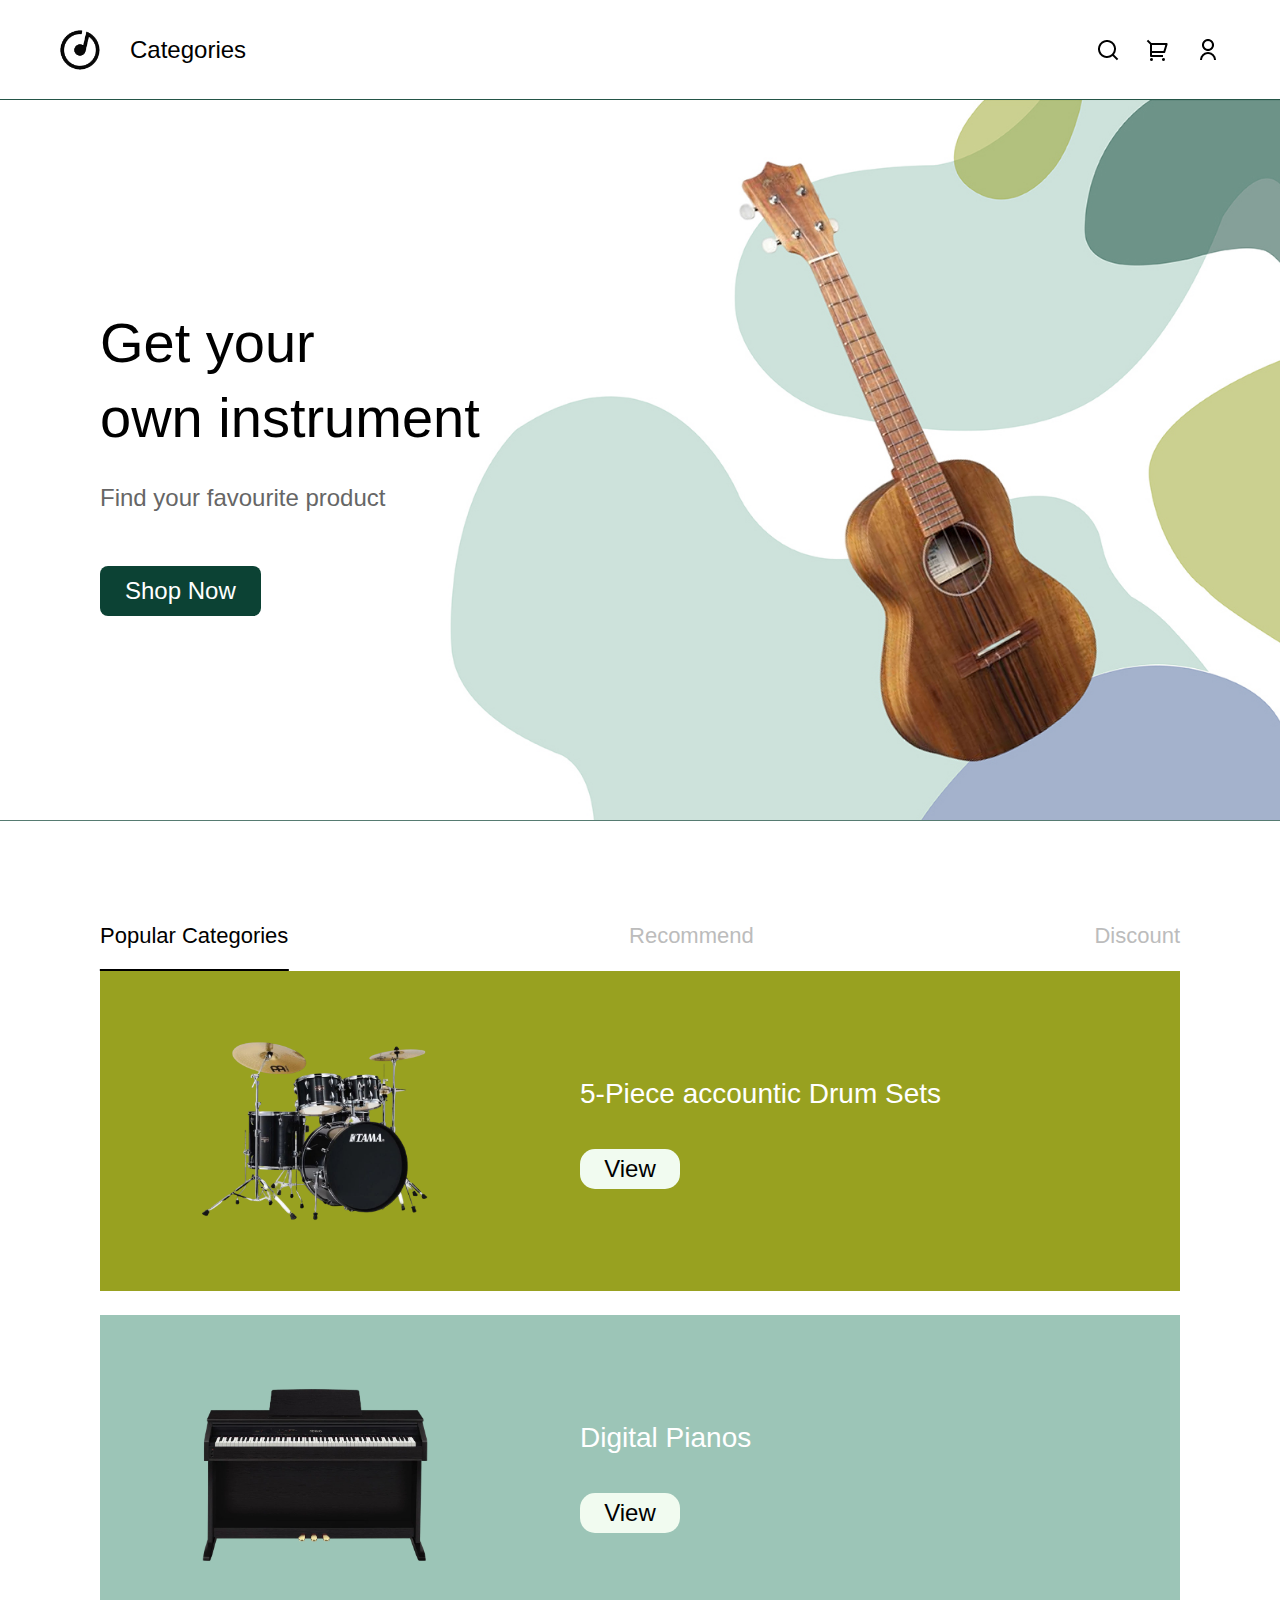
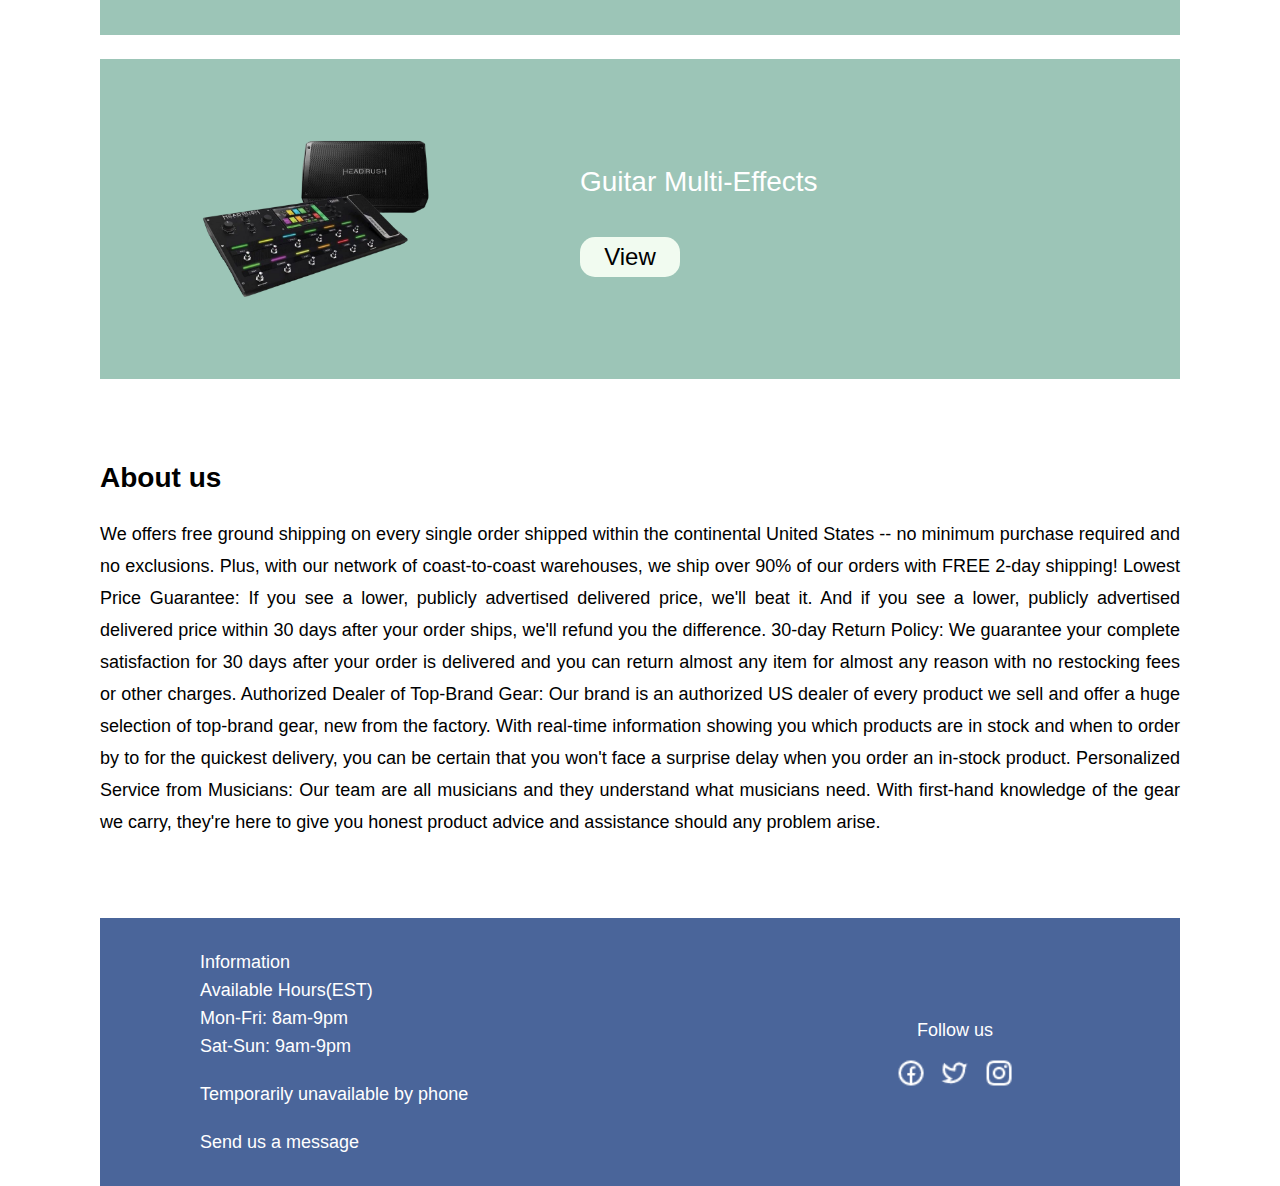
<file: index.html>
<!DOCTYPE html>
<html lang="en">
<head>
    <meta charset="UTF-8">
    <meta name="viewport" content="width=device-width, initial-scale=1.0, user-scalable=no, maximun-scale=1.0, minimun-scale=1.0">
    <meta http-equiv="X-UA-Compatible" content="ie=edge">
    <link rel="stylesheet" href="./CSS/style.css">
    <link rel="stylesheet" href="./CSS/index.css">
    <title>Assignment 3 - Taoen Guan</title>
</head>

<body>

    <header class="header Hs flexC fl-bet">
        <div class="logo flexC">
            <img src="image/logo.png">
            <p>Categories</p>
        </div>

        <div class="buttons-top-right flexC">
            <a href="listing.html" class="btra"><img src="image/search.png"></a>
            <a href="cart.html" class="btra"><img src="image/shopping-cart.png"></a>
            <a href="login.html" class="btra"><img src="image/account.png"></a>
        </div>
    </header>

    <!-- banner start -->

    <article class="banner-top">
        <section class="banner" style="background-image:url('image/banner.jpg')">
            <div class="bannerAll wd Hs flexC">
                <div class="ban1">Get your<br>own instrument</div>
                <div class="ban2">Find your favourite product</div>
                <a href="" class="banButton">Shop Now</a>
            </div>
        </section>
    </article>

    <!-- banner end -->

    <article class="home-middle wd Hs">
        <div class="tab flexC fl-bet">
            <a class="tabset tabset1 on">Popular Categories</a>
            <a class="tabset tabset2">Recommend</a>
            <a class="tabset tabset3">Discount</a>
        </div>

        <section class="show-pieces">

            <!-- show piece 1 -->

            <div class="showpiece-all showpiece1-all Hs flexC fl-bet">
                <div class="showpieceImage">
                    <img src="image/showpiece1.png">
                </div>
                <div class="showpieceTextBut Hs">
                    <p>5-Piece accountic Drum Sets</p>
                    <a href="listing.html" class="showpieceButton">View</a>                
                </div>           
            </div>

            <!-- show piece 2 -->

            <div class="showpiece-all showpiece2-all Hs flexC fl-bet">
                <div class="showpieceImage">
                    <img src="image/showpiece2.png">
                </div>
                <div class="showpieceTextBut Hs">
                    <p>Digital Pianos</p>
                    <a href="listing.html" class="showpieceButton">View</a>
                </div>           
            </div>

            <!-- show piece 3 -->

            <div class="showpiece-all showpiece3-all Hs flexC fl-bet">
                <div class="showpieceImage">
                    <img src="image/showpiece3.png">
                </div>
                <div class="showpieceTextBut Hs">
                    <p>Guitar Multi-Effects</p>
                    <a href="listing.html" class="showpieceButton">View</a>
                </div>            
            </div>
        </section>

        <!------------------------------------  ------------------------------------>

        <section class="show-pieces" style="display: none;">

            <!-- show piece 1 -->

            <div class="showpiece-all Hs flexC fl-bet">
                <div class="showpieceImage"><img src="image/showpiece1.png"></div>
                <div class="showpieceTextBut Hs">
                    <p>5-Piece accountic Drum Sets</p>
                    <a href="listing.html" class="showpieceButton">View</a>                
                </div>           
            </div>

            <!-- show piece 2 -->

            <div class="showpiece-all Hs flexC fl-bet">
                <div class="showpieceImage"><img src="image/showpiece2.png"></div>
                <div class="showpieceTextBut Hs">
                    <p>Digital Pianos</p>
                    <a href="listing.html" class="showpieceButton">View</a>
                </div>           
            </div>

            <!-- show piece 3 -->

            <div class="showpiece-all Hs flexC fl-bet">
                <div class="showpieceImage"><img src="image/showpiece3.png"></div>
                <div class="showpieceTextBut Hs">
                    <p>Guitar Multi-Effects</p>
                    <a href="listing.html" class="showpieceButton">View</a>
                </div>            
            </div>
        </section>

        <!------------------------------------  ------------------------------------>

        <section class="show-pieces" style="display: none;">

            <!-- show piece 1 -->

            <div class="showpiece-all Hs flexC fl-bet">
                <div class="showpieceImage"><img src="image/showpiece1.png"></div>
                <div class="showpieceTextBut Hs">
                    <p>5-Piece accountic Drum Sets</p>
                    <a href="listing.html" class="showpieceButton">View</a>                
                </div>           
            </div>

            <!-- show piece 2 -->

            <div class="showpiece-all Hs flexC fl-bet">
                <div class="showpieceImage"><img src="image/showpiece2.png"></div>
                <div class="showpieceTextBut Hs">
                    <p>Digital Pianos</p>
                    <a href="listing.html" class="showpieceButton">View</a>
                </div>           
            </div>

            <!-- show piece 3 -->

            <div class="showpiece-all Hs flexC fl-bet">
                <div class="showpieceImage"><img src="image/showpiece3.png"></div>
                <div class="showpieceTextBut Hs">
                    <p>Guitar Multi-Effects</p>
                    <a href="listing.html" class="showpieceButton">View</a>
                </div>            
            </div>
        </section>

        <!------------------------------------  ------------------------------------>

        <div class="Aboutus">
            <div class="AboutusTitle">About us</div>
            <div class="AboutusPara">We offers free ground shipping on every single order shipped within the continental United States -- no minimum purchase required and no exclusions. Plus, with our network of coast-to-coast warehouses, we ship over 90% of our orders with FREE 2-day shipping! Lowest Price Guarantee: If you see a lower, publicly advertised delivered price, we'll beat it. And if you see a lower, publicly advertised delivered price within 30 days after your order ships, we'll refund you the difference. 30-day Return Policy: We guarantee your complete satisfaction for 30 days after your order is delivered and you can return almost any item for almost any reason with no restocking fees or other charges. Authorized Dealer of Top-Brand Gear: Our brand is an authorized US dealer of every product we sell and offer a huge selection of top-brand gear, new from the factory. With real-time information showing you which products are in stock and when to order by to for the quickest delivery, you can be certain that you won't face a surprise delay when you order an in-stock product. Personalized Service from Musicians: Our team are all musicians and they understand what musicians need. With first-hand knowledge of the gear we carry, they're here to give you honest product advice and assistance should any problem arise.</div>
        </div>

    </article>

    <!------------------------------------ Footer ------------------------------------>

    <footer>
        <div class="footer wd flexC fl-bet">
            <div class="footerLeft">
                <p>Information</p>
                <p>Available Hours(EST)</p>
                <p>Mon-Fri: 8am-9pm</p>
                <p>Sat-Sun: 9am-9pm</p>
                <p class="footerLeftBottom">Temporarily unavailable by phone</p>
                <p class="footerLeftBottom">Send us a message</p>
            </div>

            <div class="footerRight">
                <div class="footerRightTop">Follow us</div>
                <div class="footerRightBottom flexC fl-cen">
                    <a class="footericon"><img src="image/facebook.png"></a>
                    <a class="footericon"><img src="image/twitter.png"></a>
                    <a class="footericon"><img src="image/instagram.png"></a>
                </div>
            </div>
        </div>
    </footer>

</body>

</html>
</file>
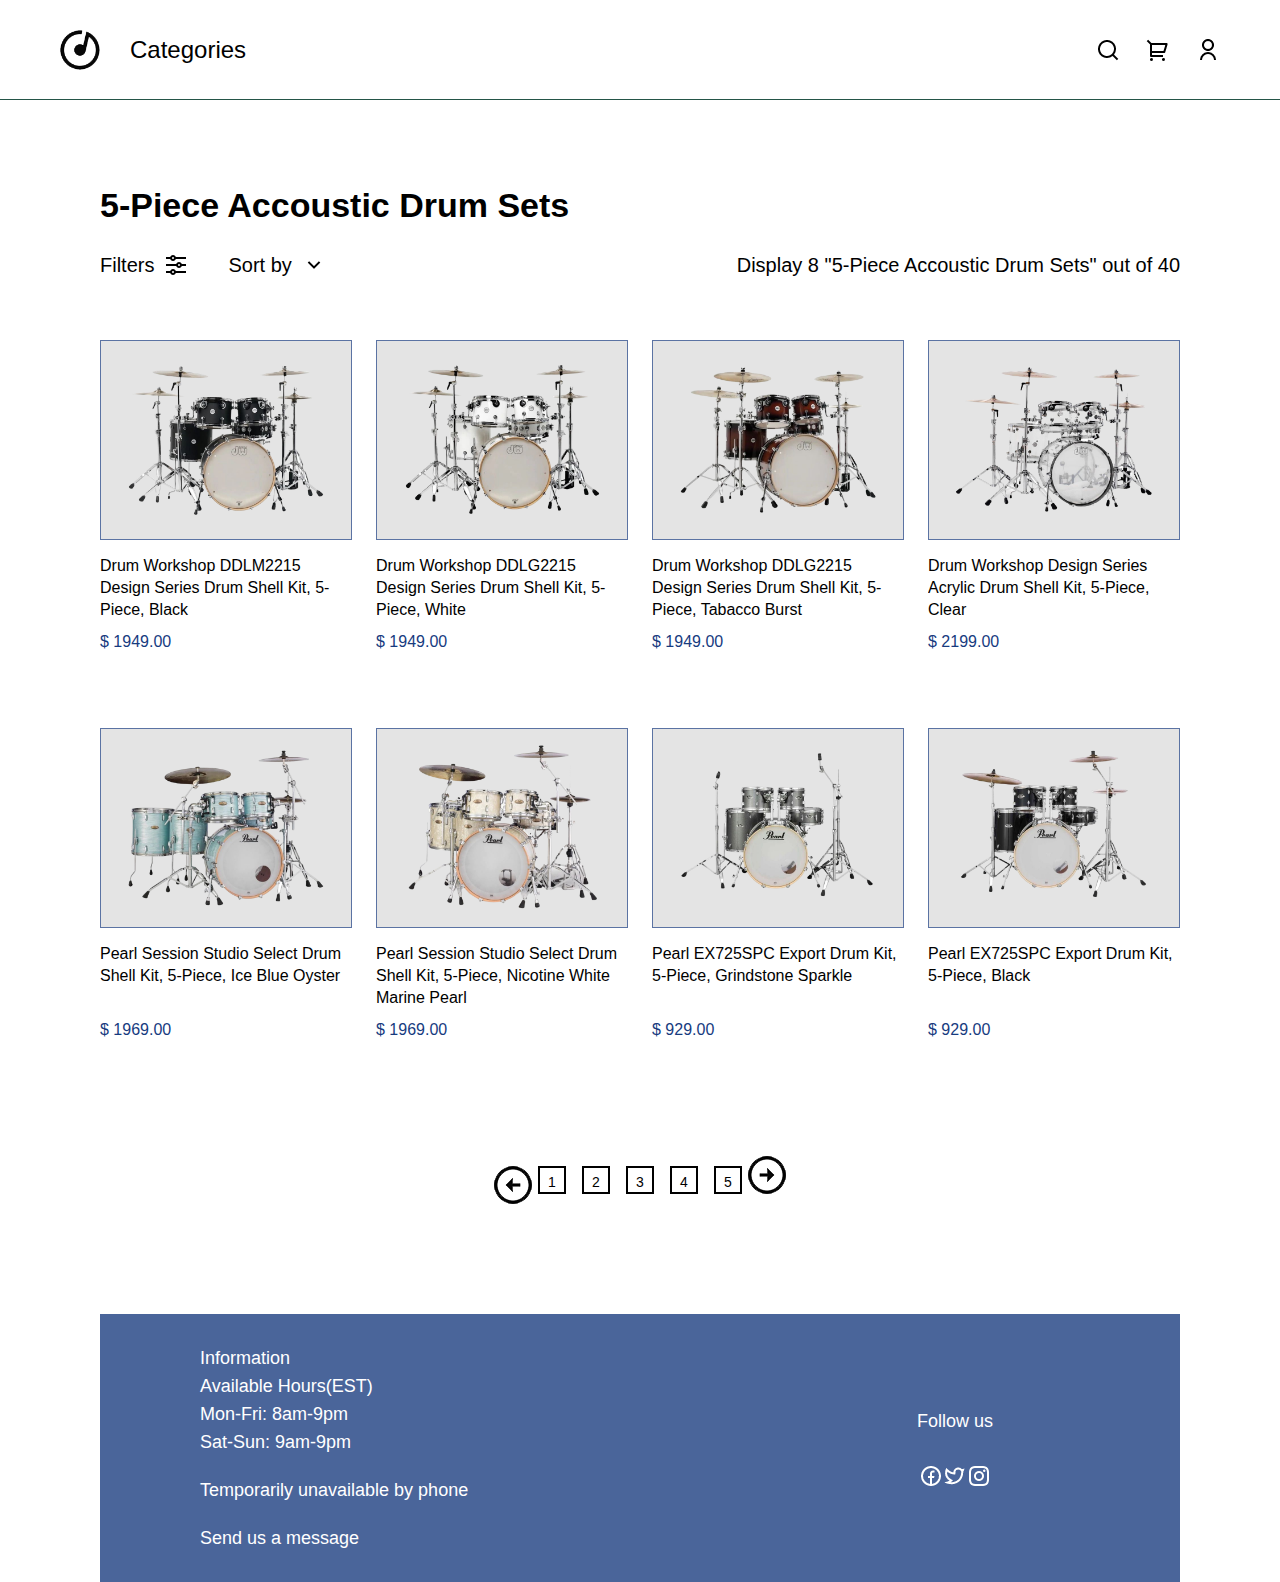
<file: listing.html>
<!DOCTYPE html>
<html lang="en">
<head>
    <meta charset="UTF-8">
    <meta http-equiv="X-UA-Compatible" content="IE=edge">
    <meta name="viewport" content="width=device-width, initial-scale=1.0">
    <title></title>
    <link rel="stylesheet" href="./CSS/style.css">
    <link rel="stylesheet" href="./CSS/index.css">
</head>

<body>

    <!------------------------------------ header ------------------------------------>
    <header class="header Hs flexC fl-bet">
        <div class="logo flexC">
            <a href="index.html"><img src="image/logo.png"></a>
            <p>Categories</p>
        </div>

        <div class="buttons-top-right flexC">
            <a class="btra"><img src="image/search.png"></a>
            <a href="cart.html" class="btra"><img src="image/shopping-cart.png"></a>
            <a class="btra"><img src="image/account.png"></a>
        </div>
    </header>

    <article class="banner-top"></article>

    <!------------------------------------ Filter, Sort, Display ------------------------------------>

    <article class="listmain wd Hs">
        <div class="listhead">5-Piece Accoustic Drum Sets</div>
        <div class="listdisplay flexC">
            <a class="listFS flexC"><p>Filters</p><img class="listFSI listFI" src="image/lisI01.png"></a>
            <a class="listFS flexC"><p>Sort by</p><img class="listFSI listSI" src="image/arrow-down-s-line.png"></a>
            <div class="listDisT">Display 8 "5-Piece Accoustic Drum Sets" out of 40</div>
        </div>

        <!------------------------------------ list ------------------------------------>

        <div class="list8 flex">
            <!------------------------------------ 01 ------------------------------------>
            <a href="product.html" class="listsg">
                <div class="listsgI Hs"><img src="image/list01.png"></div>
                <div class="listsgNP">
                    <div class="listsgN">Drum Workshop DDLM2215 Design Series Drum Shell Kit, 5-Piece, Black</div>
                    <div class="listsgP">$ 1949.00</div>
                </div>
            </a>
            <!------------------------------------ 02 ------------------------------------>
            <a href="product.html" class="listsg">
                <div class="listsgI Hs"><img src="image/list02.png"></div>
                <div class="listsgNP">
                    <div class="listsgN">Drum Workshop DDLG2215 Design Series Drum Shell Kit, 5-Piece, White</div>
                    <div class="listsgP">$ 1949.00</div>
                </div>
            </a>
            <!------------------------------------ 03 ------------------------------------>
            <a href="product.html" class="listsg">
                <div class="listsgI Hs"><img src="image/list03.png"></div>
                <div class="listsgNP">
                    <div class="listsgN">Drum Workshop DDLG2215 Design Series Drum Shell Kit, 5-Piece, Tabacco Burst</div>
                    <div class="listsgP">$ 1949.00</div>
                </div>
            </a>
            <!------------------------------------ 04 ------------------------------------>
            <a href="product.html" class="listsg">
                <div class="listsgI Hs"><img src="image/list04.png"></div>
                <div class="listsgNP">
                    <div class="listsgN">Drum Workshop Design Series Acrylic Drum Shell Kit, 5-Piece, Clear</div>
                    <div class="listsgP">$ 2199.00</div>
                </div>
            </a>
            <!------------------------------------ 05 ------------------------------------>
            <a href="product.html" class="listsg">
                <div class="listsgI Hs"><img src="image/list05.png"></div>
                <div class="listsgNP">
                    <div class="listsgN">Pearl Session Studio Select Drum Shell Kit, 5-Piece, Ice Blue Oyster</div>
                    <div class="listsgP">$ 1969.00</div>
                </div>
            </a>
            <!------------------------------------ 06 ------------------------------------>
            <a href="product.html" class="listsg">
                <div class="listsgI Hs"><img src="image/list06.png"></div>
                <div class="listsgNP">
                    <div class="listsgN">Pearl Session Studio Select Drum Shell Kit, 5-Piece, Nicotine White Marine Pearl</div>
                    <div class="listsgP">$ 1969.00</div>
                </div>
            </a>
            <!------------------------------------ 07 ------------------------------------>
            <a href="product.html" class="listsg">
                <div class="listsgI Hs"><img src="image/list07.png"></div>
                <div class="listsgNP">
                    <div class="listsgN">Pearl EX725SPC Export Drum Kit, 5-Piece, Grindstone Sparkle</div>
                    <div class="listsgP">$ 929.00</div>
                </div>
            </a>
            <!------------------------------------ 08 ------------------------------------>
            <a href="product.html" class="listsg">
                <div class="listsgI Hs"><img src="image/list08.png"></div>
                <div class="listsgNP">
                    <div class="listsgN">Pearl EX725SPC Export Drum Kit, 5-Piece, Black</div>
                    <div class="listsgP">$ 929.00</div>
                </div>
            </a>
        </div>
        <!------------------------------------ Page Select ------------------------------------>
        <div class="page wd">
            <ul class="pageL flexC fl-cen">
                <li><a href="#" class="pageicon pagebf"><img src="image/page.png"></a></li>
                <li><a href="#" class="Hs">1</a></li>
                <li><a href="#" class="Hs">2</a></li>
                <li><a href="#" class="Hs">3</a></li>
                <li><a href="#" class="Hs">4</a></li>
                <li><a href="#" class="Hs">5</a></li>
                <li><a href="#" class="pageicon pageaft"><img src="image/page.png"></a></li>
            </ul>
        </div>
    </article>

    <!------------------------------------ Footer ------------------------------------>

    <footer>
        <div class="footer wd flexC fl-bet">
            <div class="footerLeft">
                <p>Information</p>
                <p>Available Hours(EST)</p>
                <p>Mon-Fri: 8am-9pm</p>
                <p>Sat-Sun: 9am-9pm</p>
                <p class="footerLeftBottom">Temporarily unavailable by phone</p>
                <p class="footerLeftBottom">Send us a message</p>
            </div>

            <div class="footerRight">
                <div class="footerRightTop">Follow us</div>
                <div class="footerRightBottom flexC fl-cen">
                    <a class="footerRightBottom"><img src="image/facebook.png"></a>
                    <a class="footerRightBottom"><img src="image/twitter.png"></a>
                    <a class="footerRightBottom"><img src="image/instagram.png"></a>
                </div>
            </div>
        </div>
    </footer>
</body>

<script></script>
</html>
</file>
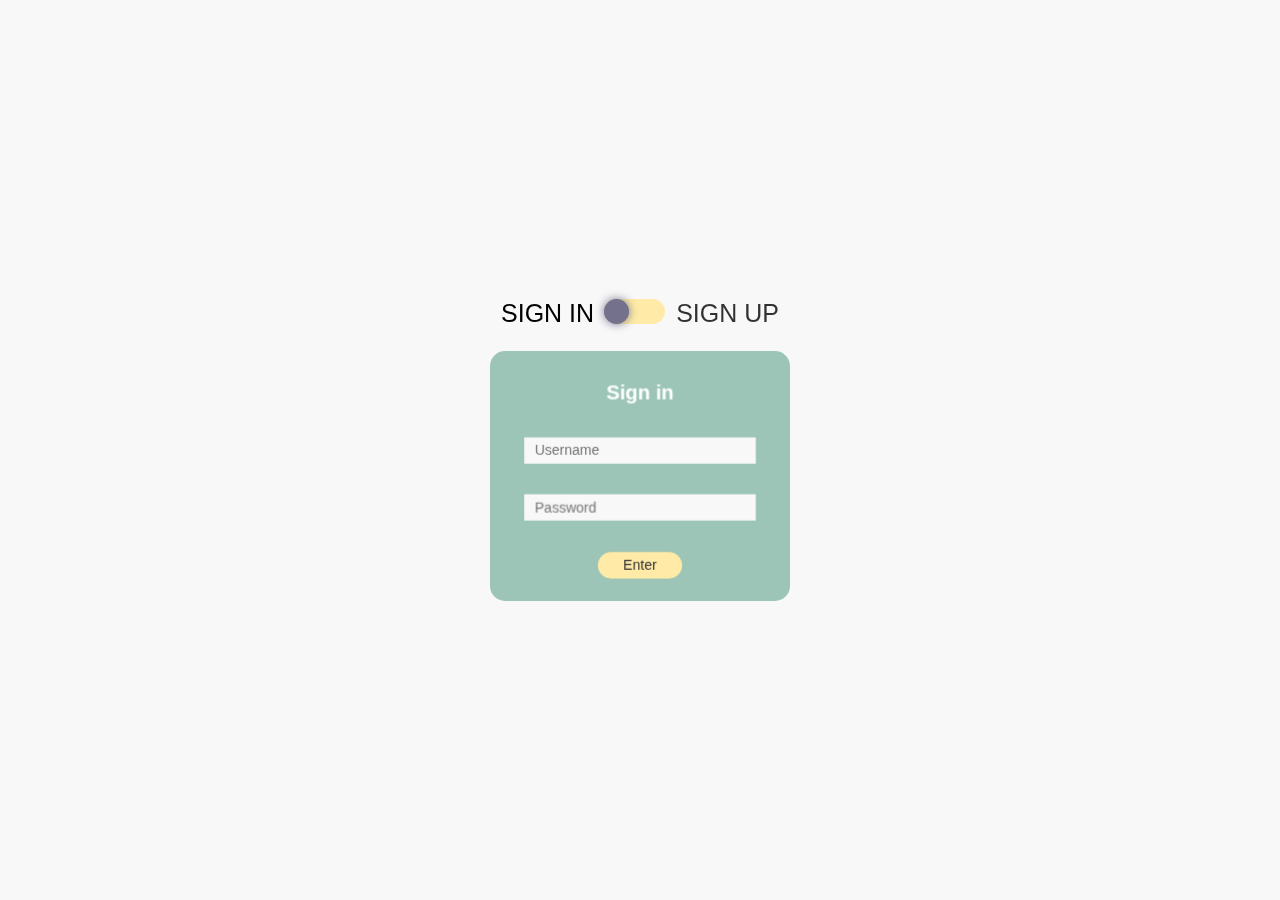
<file: login.html>
<!DOCTYPE html>
<html lang="en">
<head>
    <meta charset="UTF-8">
    <meta http-equiv="X-UA-Compatible" content="IE=edge">
    <meta name="viewport" content="width=device-width, initial-scale=1.0">
    <title></title>
    <link rel="stylesheet" href="./CSS/login.css">
</head>

<body>
    <div class="container">

        <!------------------------------------ Top Part ------------------------------------>

        <div class="top">
            <span class="off">SIGN IN</span>
            <div class="button">
                <div class="ball"></div>
            </div>
            <span class="on">SIGN UP</span>
        </div>

        <!------------------------------------ Bottom Part ------------------------------------>

        <div class="bottom">

            <!-- Sign in -->

            <div class="signin">
                <h2>Sign in</h2>
                <input type="text" placeholder="Username">
                <input type="password" placeholder="Password">
                <a href="index.html"><button>Enter</button></a>
            </div>

            <!-- Sign up -->

            <div class="signup">
                <h2>Sign up</h2>
                <input type="text" placeholder="Username">
                <input type="password" placeholder="Password">
                <input type="password" placeholder="Confirm Password">
                <a href="index.html"><button>Enter</button></a>
            </div>
        </div>
    </div>

<!------------------------------------ JavaScript ------------------------------------>
<script>
    let button = document.querySelector('.button');
    let ball = document.querySelector('.ball');
    let bottom = document.querySelector('.bottom');
    let off = document.querySelector('.off');
    let on = document.querySelector('.on');
    let index = 0;
    button.addEventListener('click', ()=>{
        if (index == 0) {
            index = 1
            ball.style.left = 61+'%'
            on.style.opacity = 1
            off.style.opacity = 0.5
            bottom.style.transform = "rotateY(180deg)"
        } else {
            index = 0
            ball.style.left = 0+'%'
            on.style.opacity = 0.5
            off.style.opacity = 1
            bottom.style.transform = "rotateY(0)"
        }
    })
</script>
</body>
</html>
</file>
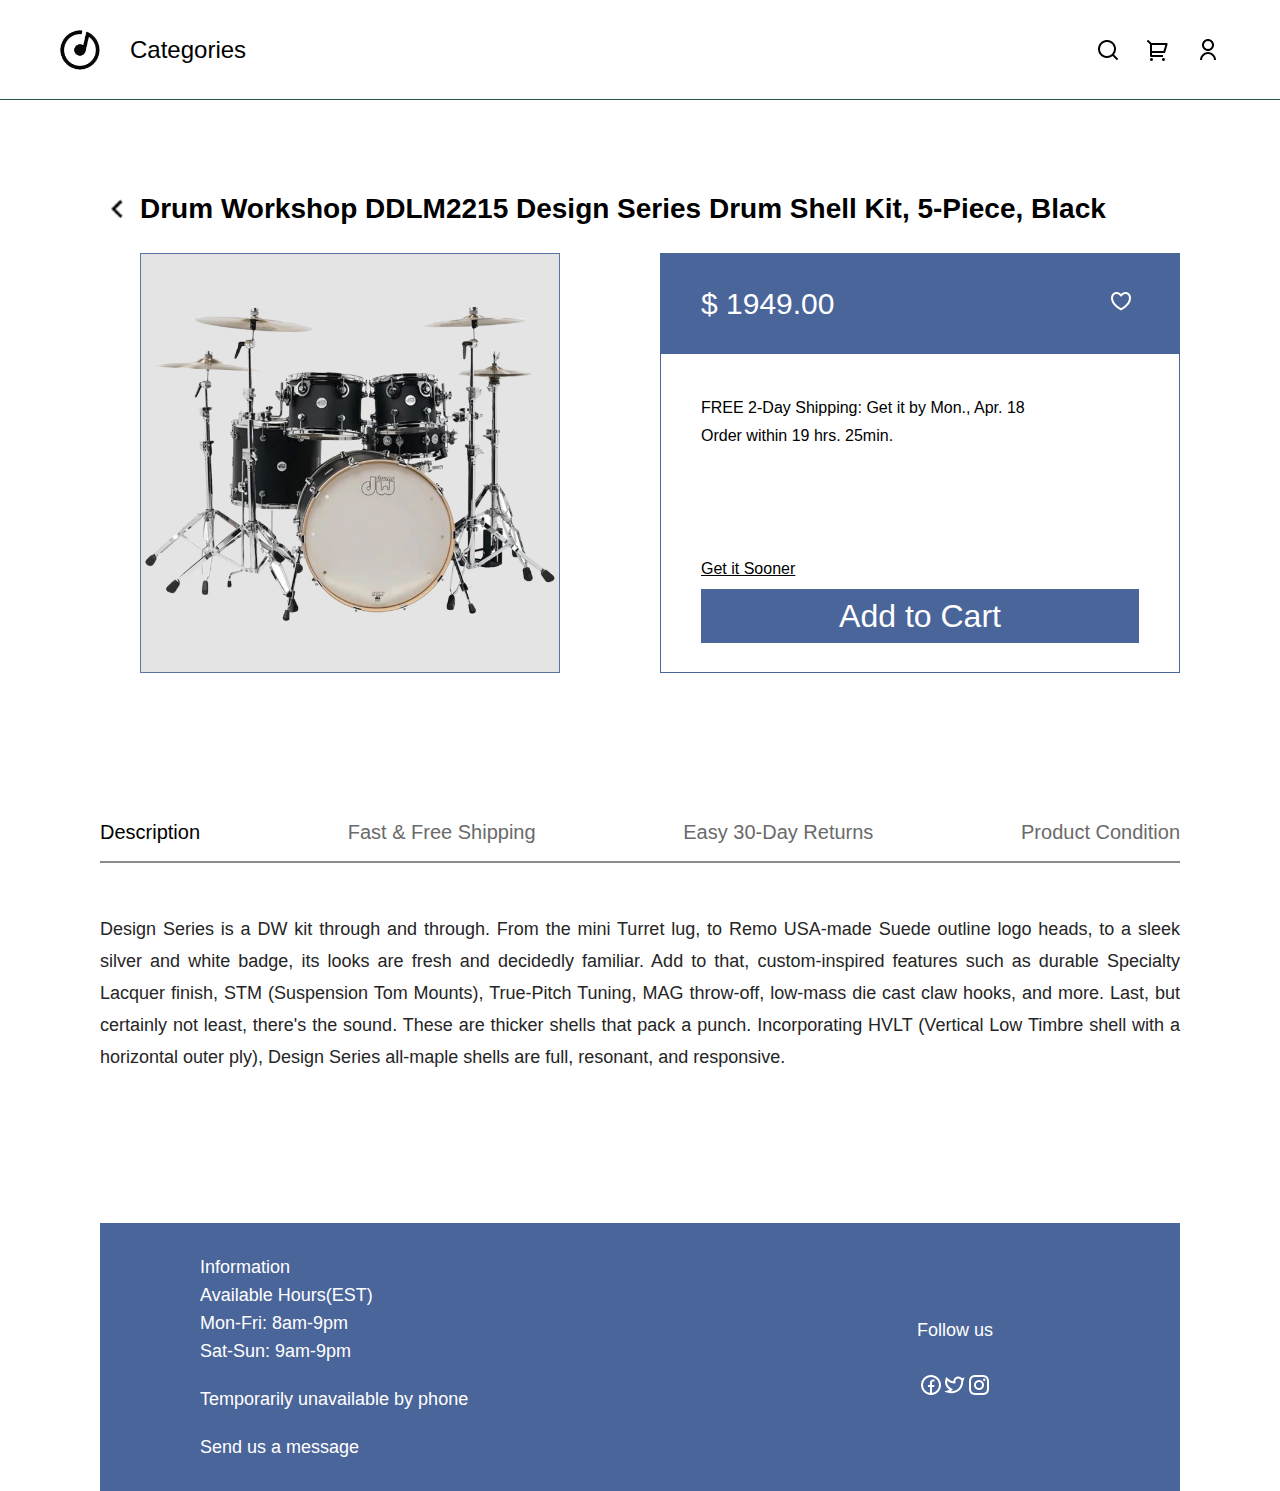
<file: product.html>
<!DOCTYPE html>
<html lang="en">

<head>
<meta http-equiv="Content-Type" content="text/html; charset=utf-8" />
<meta content="width=device-width, initial-scale=1.0, maximum-scale=1.0, user-scalable=0" name="viewport" />
<title></title>
<script></script>
<link rel="stylesheet" href="CSS/style.css" />
<link rel="stylesheet" href="CSS/index.css" />
</head>

<body>
    <header class="header Hs flexC fl-bet">
        <div class="logo flexC"><a href="index.html"><img src="image/logo.png"></a><p>Categories</p></div>
        <div class="buttons-top-right flexC">
            <a class="btra"><img src="image/search.png"></a>
            <a href="cart.html" class="btra"><img src="image/shopping-cart.png"></a>
            <a class="btra"><img src="image/account.png"></a>
        </div>
    </header>
    
    <article class="banner-top">
        <section class="cartmain wd Hs">
            <div class="cartmainT Hs">
                <a href="listing.html" class="cartRe"><img src="image/arrow-left-s-line.png"></a>
                <p>Drum Workshop DDLM2215 Design Series Drum Shell Kit, 5-Piece, Black</p>
            </div>

            <div class="prodet flex fl-bet">
                <div class="proimg Hs"><img src="image/list01.png"></div>
                <div class="proinfo Hs">
                    <div class="proinfoT Hs flexC fl-bet">
                        <p>$ 1949.00</p>
                        <a class="proinfoTR"><img src="image/heart-white.png"></a>
                    </div>
                    <div class="proinfotxt Hs">
                        <div class="proinfop">FREE 2-Day Shipping: Get it by Mon., Apr. 18<br>Order within 19 hrs. 25min.</div>
                        <a class="proinfoa">Get it Sooner</a>
                        <a href="cart.html" class="proinfoatc">Add to Cart</a>
                    </div>

                </div>

            </div>
        </section>
    </article>

    <article class="proinfoFL wd Hs">
        <div class="proinfotab flexC fl-bet">
            <a class="proinfobut on">Description</a>
            <a class="proinfobut">Fast & Free Shipping</a>
            <a class="proinfobut">Easy 30-Day Returns</a>
            <a class="proinfobut">Product Condition</a>
        </div>
        <section class="show-piece">
            <div class="AboutusPara">
                Design Series is a DW kit through and through. From the mini Turret lug, to Remo USA-made Suede outline logo heads, to a sleek silver and white badge, its looks are fresh and decidedly familiar. Add to that, custom-inspired features such as durable Specialty Lacquer finish, STM (Suspension Tom Mounts), True-Pitch Tuning, MAG throw-off, low-mass die cast claw hooks, and more. Last, but certainly not least, there's the sound. These are thicker shells that pack a punch. Incorporating HVLT (Vertical Low Timbre shell with a horizontal outer ply), Design Series all-maple shells are full, resonant, and responsive.
            </div>
        </section>
        <section class="show-piece" style="display: none;">
            <div class="AboutusPara">
                Brand-new products are shipped from the vendor's factory to our warehouses, then from the warehouse to you. There's no detour through a retail store where the boxes are opened, and the products put on display and sold as leftovers.
            </div>
        </section>
        <section class="show-piece" style="display: none;">
            <div class="AboutusPara">
                We know you want your gear fast, and shipped to you free of charge. That is why we ship orders 7 days a week, with absolutely free ground shipping on every order shipped within the continental United States. This includes heavy and oversized items. No minimum purchase required. No exclusions. Over 95% of orders arrive in 1-2 days! We pull it all off with our four warehouses located across the country, which we keep open late.
            </div>
        </section>
        <section class="show-piece" style="display: none;">
            <div class="AboutusPara">
                We guarantee your complete satisfaction for 30 days after your order is delivered.<br>We allow you to return almost any product for any reason. When returning a product, you can request an identical replacement item, exchange the product for another product, or request a refund. When procedures are followed, there are no restocking fees.
            </div>
        </section>
    </article>

    <footer>
        <div class="footer wd flexC fl-bet">
            <div class="footerLeft">
                <p>Information</p>
                <p>Available Hours(EST)</p>
                <p>Mon-Fri: 8am-9pm</p>
                <p>Sat-Sun: 9am-9pm</p>
                <p class="footerLeftBottom">Temporarily unavailable by phone</p>
                <p class="footerLeftBottom">Send us a message</p>
            </div>

            <div class="footerRight">
                <div class="footerRightTop">Follow us</div>
                <div class="footerRightBottom flexC fl-cen">
                    <a class="footerRightBottom"><img src="image/facebook.png"></a>
                    <a class="footerRightBottom"><img src="image/twitter.png"></a>
                    <a class="footerRightBottom"><img src="image/instagram.png"></a>
                </div>
            </div>
        </div>
    </footer>
</body>

<script></script>

</html>
</file>
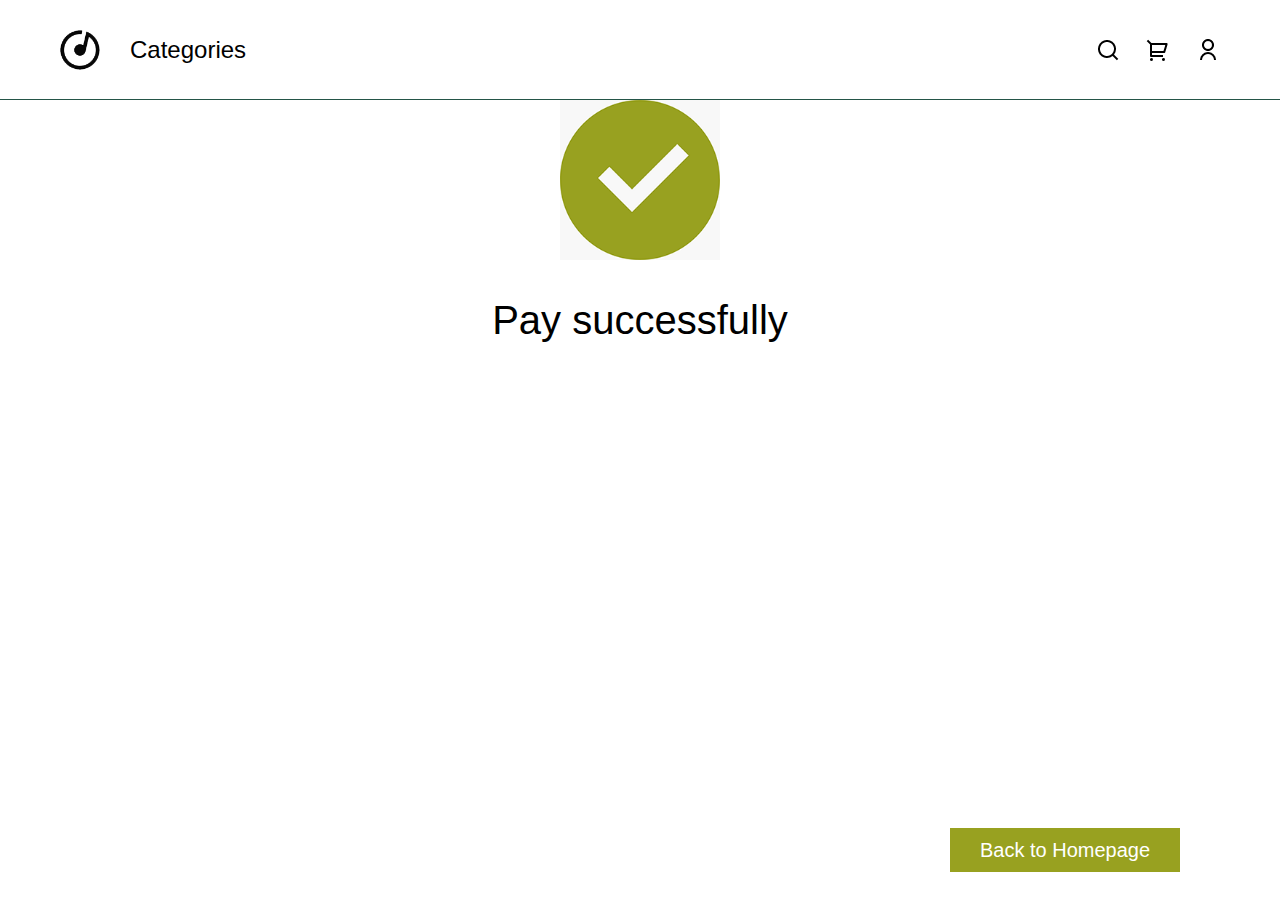
<file: succeed.html>
<!DOCTYPE html>
<html lang="en">
<head>
    <meta charset="UTF-8">
    <meta http-equiv="X-UA-Compatible" content="IE=edge">
    <meta name="viewport" content="width=device-width, initial-scale=1.0">
    <title></title>
    <script></script>
    <link rel="stylesheet" href="CSS/style.css" />
    <link rel="stylesheet" href="CSS/index.css" />
</head>

<body>
    <header class="header Hs flexC fl-bet">
        <div class="logo flexC"><a href="index.html"><img src="image/logo.png"></a><p>Categories</p></div>
        <div class="buttons-top-right flexC">
            <a class="btra"><img src="image/search.png"></a>
            <a href="cart.html" class="btra"><img src="image/shopping-cart.png"></a>
            <a class="btra"><img src="image/account.png"></a>
        </div>
    </header>
    
    <article class="banner-top paddingBottom Hs sucmain flexC fl-cen">
        <section class="suctxt wd Hs">
            <img src="image/check-green.png">
            <p>Pay successfully</p>
        </section>
    </article>

    <article class="cartft" style="border: none;">
        <div class="cartftmain wd flexC Hs fl-end">
            <a href="index.html" class="cartftc">Back to Homepage</a>
        </div>
    </article>
</body>

<script></script>
</html>
</file>
<file: CSS/style.css>
* {
    margin: 0;
    padding: 0;
}

body {
    margin: 0;
    color: #252525;
    position: relative;
    font-family: Arial, Helvetica, sans-serif;
}

ul,li,p,h1,h2,h3,h4,h5,h6,dl,dt,dd {
    margin: 0px;
    padding: 0px;
    border: none;
    list-style: none;
    font-weight: normal;
}

a {
    text-decoration: none;
    text-shadow: none;
    font-weight: normal;
}

ul {
    list-style: none;
}

textarea,input,button,select {
    outline: none;
    -webkit-appearance: none;
    font-family: Arial, Helvetica, sans-serif;
}

a {
    color: #6c6c6c;
    text-decoration: none;
}

img {
    border: none;
    display: block;
}

span {
    margin: 0;
    padding: 0;
    cursor: auto;
}

span:focus,div:focus {
    outline: none;
}


/* ------------------------ */

.flex {
    display: -webkit-box;
    display: -ms-flexbox;
    display: flex;
    flex-wrap: wrap;
    align-items: flex-start;
}

.flexC {
    display: -webkit-box;
    display: -ms-flexbox;
    display: flex;
    align-items: center;
    flex-wrap: wrap;
}

.fl-bet {
    -webkit-box-pack: justify;
    -ms-flex-pack: justify;
    justify-content: space-between;
}

.fl-cen {
    -webkit-box-pack: center;
    -ms-flex-pack: center;
    justify-content: center;
}

.fl-end {
    -webkit-box-pack: right;
    -ms-flex-pack: right;
    justify-content: flex-end;
}

.Hs {
    -webkit-box-sizing: border-box;
    box-sizing: border-box;
}

/* Header */

.header {
    width: 100%;
    background: #fff;
    z-index: 99;
    position: fixed;
    left: 0;
    right: 0;
    margin: 0 auto;
    top: 0;
}

.logo {
    color: #000;
}

.logo img {
    display: block;
}

.btra {
    display: block;
}

.btra img {
    width: 100%;
    display: block;
}

/* Footer */

.footer {
    color: #fff;
    background: #4a659a;
}

.footerRightTop {
    text-align: center;
}

.footericon {
    display: block;
}

.footericon img {
    width: 100%;
    display: block;
}


/* ------------------------ */


@media screen and (min-width:1280px) {
    .banner-top {
        padding-top: 100px;
    }

    .wd {
        width: 1080px;
        margin: 0 auto;
    }

    /* Header */

    .header {
        border-bottom: 1px solid #245548;
        padding: 0 60px;
        height: 100px;
    }

    .logo img {
        width: 40px;
    }

    .logo p {
        font-size: 24px;
        line-height: 30px;
        margin-left: 30px;
    }

    .btra {
        width: 24px;
        height: 24px;
        margin-left: 26px;
    }
    
    /* Footer */

    .footer {
        padding: 30px 0;
        font-size: 18px;
    }

    .footerLeft {
        line-height: 28px;
        margin-left: 100px;
    }

    .footerLeftBottom {
        margin-top: 20px;
    }

    .footerRight {
        width: 450px;
    }

    .footerRightBottom {
        padding-top: 15px;
    }

    .footerRightTop {
        line-height: 26px;
    }

    .footericon {
        width: 30px;
        height: 30px;
        margin: 0 7px;
    }
}

@media screen and (max-width:1279px) and (min-width:960px) {
    .banner-top {
        padding-top: 80px;
    }

    .wd {
        width: 900px;
        margin: 0 auto;
    }

    /* Header */

    .header {
        border-bottom: 1px solid #245548;
        padding: 0 50px;
        height: 80px;
    }

    .logo img {
        width: 30px;
    }

    .logo p {
        font-size: 22px;
        line-height: 30px;
        margin-left: 25px;
    }

    .btra {
        width: 24px;
        height: 24px;
        margin-left: 22px;
    }
    
    /* Footer */

    .footer {
        padding: 26px 0;
        font-size: 16px;
    }

    .footerLeft {
        line-height: 26px;
        margin-left: 70px;
    }

    .footerLeftBottom {
        margin-top: 18px;
    }

    .footerRight {
        width: 400px;
    }

    .footerRightBottom {
        padding-top: 10px;
    }

    .footerRightTop {
        line-height: 26px;
    }

    .footericon {
        width: 26px;
        height: 26px;
        margin: 0 6px;
    }
}

@media screen and (max-width:959px) and (min-width:640px) {
    .banner-top {
        padding-top: 65px;
    }

    .wd {
        width: 600px;
        margin: 0 auto;
    }

    /* Header */

    .header {
        border-bottom: 1px solid #245548;
        padding: 0 40px;
        height: 65px;
    }

    .logo img {
        width: 26px;
    }

    .logo p {
        font-size: 20px;
        line-height: 30px;
        margin-left: 18px;
    }

    .btra {
        width: 22px;
        height: 22px;
        margin-left: 20px;
    }
    
    /* Footer */

    .footer {
        padding: 22px 0;
        font-size: 14px;
    }

    .footerLeft {
        line-height: 22px;
    }

    .footerLeftBottom {
        margin-top: 16px;
        margin-left: 50px;
    }

    .footerRight {
        width: 300px;
    }

    .footerRightBottom {
        padding-top: 8px;
    }

    .footerRightTop {
        line-height: 26px;
    }

    .footericon {
        width: 24px;
        height: 24px;
        margin: 0 4px;
    }
}

@media only screen and (max-width:639px) {
    .banner-top {
        padding-top: 0.42rem;
    }

    /* Header */

    .header {
        border-bottom: 0.01rem solid #245548;
        padding: 0 4%;
        height: 0.42rem;
    }

    .logo img {
        width: 0.2rem;
    }

    .logo p {
        font-size: 0.16rem;
        line-height: 0.2rem;
        margin-left: 0.1rem;
    }

    .btra {
        width: 0.18rem;
        height: 0.18rem;
        margin-left: 0.1rem;
    }
    
    /* Footer */

    .footer {
        padding: 0.15rem 4%;
        font-size: 0.11rem;
    }

    .footerLeft {
        line-height: 0.18rem;
    }

    .footerLeftBottom {
        margin-top: 0.1rem;
    }

    .footerRightBottom {
        padding-top: 0.05rem;
    }

    .footerRightTop {
        line-height: 0.2rem;
    }

    .footericon {
        width: 0.2rem;
        height: 0.2rem;
        margin: 0 0.03rem;
    }
}

/* ------------------------ */

html {
    font-size:625%
}

@media screen and (min-width:360px) and (max-width:374px) and (orientation:portrait) {
    html {font-size: 700%;}
    /* 112 */
}

@media screen and (min-width:375px) and (max-width:383px) and (orientation:portrait) {
    html {font-size:731.25%}
    /* 117px */
}

@media screen and (min-width:384px) and (max-width:399px) and (orientation:portrait) {
    html {font-size:750%}
    /* 120px */
}

@media screen and (min-width:400px) and (max-width:413px) and (orientation:portrait) {
    html {font-size:781.25%}
    /* 125px */
}

@media screen and (min-width:414px) and (max-width:431px) and (orientation:portrait) {
    html {font-size:812.5%}
    /* 130px */
}

@media screen and (min-width:432px) and (max-width:479px) and (orientation:portrait) {
    html {font-size:843.75%}
    /* 135px */
}
</file>
<file: CSS/index.css>
/* homepage banner */
.banner {
    position: relative;
    background-position: bottom right;
    background-size: auto 100%;
    background-repeat: no-repeat;
}

.bannerAll {
    height: 100%;
    align-content: center;
}

.ban1 {
    width: 100%;
    display: block;
    color: black;
}

.ban2 {
    width: 100%;
    color: #666;
}

.banButton {
    color: #fff;
    background: #0c4234;
    display: block;
}

/* homepage tab */

.tabset {
    text-align: center;
    color: #bcbcbc;
    display: block;
    position: relative;
}

.tabset:before {
    display: block;
    content: '';
    position: absolute;
    left: 50%;
    transform: translate(-50%,0);
    bottom: 0;
    width: 0;
    background: #000;
    transition: 0.5s;
}

.tab .on {
    color: #000;
}

.tab .on:before {
    width: 100%;
    transition: 0.5s;
}

/* homepage show pieces */

.showpiece-all {
    width: 100%;
    background: #9cc5b7;
}

.showpiece1-all {
    background: #98a120;
}

.showpieceImage {
    display: block;
}

.showpieceImage img {
    width: 100%;
    display: block;
}

.showpieceTextBut {
    color: #fff;
}

.showpieceButton {
    background: #f1fbf0;
    color: #000;
    display: block;
    text-align: center;
}

.Aboutus {
    color: #000;
}

.AboutusTitle {
    font-weight: 700;
}

.AboutusPara {
    text-align: justify;
}

@media screen and (min-width:1280px) {
    /* Banner */
    .banner {
        height: 720px;
        border-bottom: 1px solid #567b71;
    }

    .ban1 {
        font-size: 56px;
        line-height: 75px;
    }

    .ban2 {
        font-size: 24px;
        line-height: 36px;
        margin-top: 25px;
    }

    .banButton {
        padding: 0 25px;
        line-height: 50px;
        height: 50px;
        font-size: 24px;
        margin-top: 50px;
        border-radius: 8px;
    }

    .banButton:hover {
        background: #053528;
    }

    /*  */

    .home-middle {
        padding: 80px 0;
    }

    .tabset {
        line-height: 70px;
        font-size: 22px;
    }

    .tabset:before {
        height: 2px;
    }

    .show-piece {
        padding-top: 50px;
    }

    .showpiece-all {
        margin-bottom: 24px;
        height: 320px;
        padding: 0 100px;
    }

    .showpieceImage {
        width: 230px;
    }

    .showpieceTextBut {
        width: 500px;
    }

    .showpieceTextBut p {
        font-size: 28px;
        line-height: 40px;
        margin-bottom: 35px;
    }

    .showpieceButton {
        width: 100px;
        line-height: 40px;
        height: 40px;
        border-radius: 15px;
        font-size: 24px;
    }

    .showpieceButton:hover {
        box-shadow: 0 0 10px rgba(255, 255, 255, 0.5);
    }

    .Aboutus {padding-top: 50px;}

    .AboutusTitle {
        font-size: 28px;
        line-height: 50px;
        margin-bottom: 15px;
    }

    .AboutusPara {
        font-size: 18px;
        line-height: 32px;
    }
}

@media screen and (max-width:1279px) and (min-width:960px) {
    /* Banner */
    .banner {
        height: 580px;
        border-bottom: 1px solid #567b71;
    }

    .ban1 {
        font-size: 48px;
        line-height: 65px;
    }

    .ban2 {
        font-size: 20px;
        line-height: 30px;
        margin-top: 25px;
    }

    .banButton {
        padding: 0 25px;
        line-height: 46px;
        height: 46px;
        font-size: 20px;
        margin-top: 45px;
        border-radius: 7px;
    }

    .banButton:hover {
        background: #053528;
    }

    /*  */

    .home-middle {
        padding: 65px 0;
    }

    .tabset {
        line-height: 60px;
        font-size: 19px;
    }

    .tabset:before {
        height: 2px;
    }

    .show-piece {
        padding-top: 40px;
    }

    .showpiece-all {
        margin-bottom: 20px;
        height: 290px;
        padding: 0 90px;
    }

    .showpieceImage {
        width: 200px;
    }

    .showpieceTextBut {
        width: 400px;
    }

    .showpieceTextBut p {
        font-size: 24px;
        line-height: 34px;
        margin-bottom: 30px;
    }

    .showpieceButton {
        width: 90px;
        line-height: 36px;
        height: 36px;
        border-radius: 12px;
        font-size: 20px;
    }

    .showpieceButton:hover {
        box-shadow: 0 0 10px rgba(255, 255, 255, 0.5);
    }

    .Aboutus {padding-top: 40px;}

    .AboutusTitle {
        font-size: 24px;
        line-height: 40px;
        margin-bottom: 15px;
    }

    .AboutusPara {
        font-size: 16px;
        line-height: 28px;
    }
}

@media screen and (max-width:959px) and (min-width:640px) {
    /* Banner */
    .banner {
        height: 400px;
        border-bottom: 1px solid #567b71;
    }

    .ban1 {
        font-size: 38px;
        line-height: 50px;
    }

    .ban2 {
        font-size: 18px;
        line-height: 26px;
        margin-top: 20px;
    }

    .banButton {
        padding: 0 20px;
        line-height: 42px;
        height: 42px;
        font-size: 18px;
        margin-top: 45px;
        border-radius: 6px;
    }

    /*  */

    .home-middle {
        padding: 55px 0;
    }

    .tabset {
        line-height: 52px;
        font-size: 16px;
    }

    .tabset:before {
        height: 2px;
    }

    .show-piece {
        padding-top: 32px;
    }

    .showpiece-all {
        margin-bottom: 16px;
        height: 210px;
        padding: 0 60px;
    }

    .showpieceImage {
        width: 140px;
    }

    .showpieceTextBut {
        width: 280px;
    }

    .showpieceTextBut p {
        font-size: 20px;
        line-height: 28px;
        margin-bottom: 20px;
    }

    .showpieceButton {
        width: 80px;
        line-height: 32px;
        height: 32px;
        border-radius: 9px;
        font-size: 18px;
    }

    .Aboutus {padding-top: 32px;}

    .AboutusTitle {
        font-size: 20px;
        line-height: 30px;
        margin-bottom: 12px;
    }

    .AboutusPara {
        font-size: 14px;
        line-height: 24px;
    }
}

@media only screen and (max-width:639px) {
    /* Banner */
    .banner {
        height: 2rem;
        border-bottom: 0.01rem solid #567b71;
    }

    .bannerAll {
        width: 100%;
        padding: 0.5%;
    }

    .ban1 {
        font-size: 0.2rem;
        line-height: 0.24rem;
    }

    .ban2 {
        font-size: 0.1rem;
        line-height: 0.18rem;
        margin-top: 0.12rem;
    }

    .banButton {
        padding: 0 0.12rem;
        line-height: 0.3rem;
        height: 0.3rem;
        font-size: 0.13rem;
        margin-top: 0.15rem;
        border-radius: 0.05rem;
    }

    /*  */

    .home-middle {
        padding: 0.2rem 4% 0.3rem;
    }

    .tabset {
        line-height: 0.36rem;
        font-size: 0.12rem;
    }

    .tabset:before {
        height: 0.02rem;
    }

    .show-piece {
        padding-top: 0.2rem;
    }

    .showpiece-all {
        margin-bottom: 0.1rem;
        height: 1.1rem;
        padding: 0 4%;
    }

    .showpieceImage {
        width: 30%;
        margin-left: 4%;
    }

    .showpieceTextBut {
        width: 55%;
    }

    .showpieceTextBut p {
        font-size: 0.13rem;
        line-height: 0.18rem;
        margin-bottom: 0.12rem;
    }

    .showpieceButton {
        width: 0.6rem;
        line-height: 0.26rem;
        height: 0.26rem;
        border-radius: 0.06rem;
        font-size: 0.13rem;
    }

    .Aboutus {padding-top: 0.2rem;}

    .AboutusTitle {
        font-size: 0.15rem;
        line-height: 0.2rem;
        margin-bottom: 0.1rem;
    }

    .AboutusPara {
        font-size: 0.12rem;
        line-height: 0.2rem;
    }
}


/* ------------------------------------ Product Listing Page ------------------------------------ */


.listmain {
    color: #000;
}

.listhead {
    font-weight: 700
}

.listFS {
    color: #000;
}

.listFSI {
    background-position: center;
    background-repeat: no-repeat;
    background-size: 100%;
    display: block;
}

.listDisT {
    margin-left: auto;
}

/*  */

.listsg {
    display: block;
}

.listsgI {
    background: #e4e4e4;
    width: 100%;
    overflow: hidden;
}

.listsgI img {
    height: 100%;
    display: block;
    margin: 0 auto;
}

.listsgN {
    display: -webkit-box;
    -webkit-box-orient: vertical;
    -webkit-line-clamp: 3;
    overflow: hidden;
    color: #000;
}

.listsgP {
    color: #173b7f;
}

/* Product Listing Page / Page Select */

.page {
    color: #000;
    text-align: center;
    width: 100%;
}

.page ul {
    width: 100%;
}

.page a {
    display: block;
    background-color: #fff;
    color: #000;
}

a.pageicon {
    border: none;
    background-repeat: no-repeat;
    background-size: 100%;
}

a.pageaft {
    transform: rotate(180deg);
    -webkit-transform: rotate(180deg);
    -moz-transform: rotate(180deg);
    -o-transform: rotate(180deg);
    -ms-transform: rotate(180deg);
}


@media screen and (min-width:1280px) {

    .listmain {
        padding: 80px 0 100px;
    }
    
    .listhead {
        font-size: 34px;
        line-height: 50px;
    }

    .listdisplay {
        margin-top: 20px;
    }

    .listFS {
        height: 30px;
        margin-right: 40px;
    }

    .listFS p {
        font-size: 20px;
        line-height: 30px;
        margin-right: 10px;
    }

    .listFSI {
        width: 24px;
        height: 24px;
    }

    .listDisT {
        font-size: 20px;
        line-height: 30px;
    }

    /* 8 Products */

    .list8 {
        padding: 60px 0 30px;
    }

    .listsg {
        width: 252px;
        margin-left: 24px;
        margin-bottom: 60px;
    }

    .listsg:nth-child(4n+1) {
        margin-left: 0;
    }

    .listsgI {
        border: 1px solid #5b73a3;
        height: 200px;
    }

    .listsgNP {
        padding: 15px 0;
        font-size: 16px;
        line-height: 22px;
    }

    .listsgN {
        height: 66px;
    }

    .listsgP {
        margin-top: 10px;
    }

    /*  */

    .page {
        font-size: 14px;
        margin: 20px auto;
    }

    .page a {
        width: 28px;
        height: 28px;
        line-height: 28px;
        margin: 0 8px;
        border: 2px solid #000;
    }

    .page a:hover {
        background: #0c4234;
        color: #fff;
        border: 2px solid #0c4234;
    }

    a.pageicon {
        border: none;
    }

}


@media screen and (max-width:1279px) and (min-width:960px) {

    .listmain {
        padding: 70px 0 80px;
    }
    
    .listhead {
        font-size: 30px;
        line-height: 40px;
    }

    .listdisplay {
        margin-top: 16px;
    }

    .listFS {
        height: 26px;
        margin-right: 32px;
    }

    .listFS p {
        font-size: 18px;
        line-height: 26px;
        margin-right: 10px;
    }

    .listFSI {
        width: 24px;
        height: 24px;
    }

    .listDisT {
        font-size: 18px;
        line-height: 26px;
    }

    /* 8 Products */

    .list8 {
        padding: 50px 0 22px;
    }

    .listsg {
        width: 210px;
        margin-left: 20px;
        margin-bottom: 45px;
    }

    .listsg:nth-child(4n+1) {
        margin-left: 0;
    }

    .listsgI {
        border: 1px solid #5b73a3;
        height: 172px;
    }

    .listsgNP {
        padding: 13px 0;
        font-size: 15px;
        line-height: 20px;
    }

    .listsgN {
        height: 60px;
    }

    .listsgP {
        margin-top: 10px;
    }

    /*  */

    .page {
        font-size: 14px;
        margin: 20px auto;
    }

    .page a {
        width: 28px;
        height: 28px;
        line-height: 26px;
        margin: 0 8px;
        border: 2px solid #000;
    }

    .page a:hover {
        background: #0c4234;
        color: #fff;
        border: 2px solid #0c4234;
    }

    a.pageicon {
        border: none;
    }

}

@media screen and (max-width:959px) and (min-width:640px) {

    .listmain {
        padding: 50px 0 60px;
    }
    
    .listhead {
        font-size: 24px;
        line-height: 30px;
    }

    .listdisplay {
        margin-top: 16px;
    }

    .listFS {
        height: 26px;
        margin-right: 22px;
    }

    .listFS p {
        font-size: 16px;
        line-height: 26px;
        margin-right: 6px;
    }

    .listFSI {
        width: 20px;
        height: 20px;
    }

    .listDisT {
        font-size: 16px;
        line-height: 26px;
    }

    /* 8 Products */

    .list8 {
        padding: 50px 0 22px;
    }

    .listsg {
        width: 190px;
        margin-left: 15px;
        margin-bottom: 30px;
    }

    .listsg:nth-child(3n+1) {
        margin-left: 0;
    }

    .listsgI {
        border: 1px solid #5b73a3;
        height: 156px;
    }

    .listsgNP {
        padding: 11px 0;
        font-size: 14px;
        line-height: 18px;
    }

    .listsgN {
        height: 54px;
    }

    .listsgP {
        margin-top: 8px;
    }

    /*  */

    .page {
        font-size: 12px;
        margin: 16px auto;
    }

    .page a {
        width: 24px;
        height: 24px;
        line-height: 22px;
        margin: 0 8px;
        border: 1px solid #000;
    }

    a.pageicon {
        border: none;
    }

}

@media screen and (max-width:639px) {

    .listmain {
        padding: 0.2rem 4% 0.3rem;
    }
    
    .listhead {
        font-size: 0.16rem;
        line-height: 0.22rem;
    }

    .listdisplay {
        margin-top: 0.1rem;
    }

    .listFS {
        height: 0.2rem;
        margin-right: 0.2rem;
    }

    .listFS p {
        font-size: 0.12rem;
        line-height: 0.2rem;
        margin-right: 0.05rem;
    }

    .listFSI {
        width: 0.16rem;
        height: 0.16rem;
    }

    .listDisT {
        font-size: 0.1rem;
        line-height: 0.18rem;
        width: 100%;
        margin-top: 0.05rem;
    }

    /* 8 Products */

    .list8 {
        padding: 50px 0 22px;
        justify-content: space-between;
    }

    .listsg {
        width: 48.5%;
        margin-bottom: 0.1rem;
    }

    .listsgI {
        border: 0.01rem solid #5b73a3;
        height: 1.1rem;
    }

    .listsgNP {
        padding: 0.1rem 0;
        font-size: 0.12rem;
        line-height: 0.16rem;
    }

    .listsgN {
        height: 0.48rem;
    }

    .listsgP {
        margin-top: 0.05rem;
    }

    /*  */

    .page {
        font-size: 0.1rem;
        margin: 0.1rem auto;
    }

    .page a {
        width: 0.22rem;
        height: 0.22rem;
        line-height: 0.22rem;
        margin: 0 0.04rem;
        border: 0.01rem solid #000;
    }

    a.pageicon {
        border: none;
    }

}


/* ------------------------------------ Product Page ------------------------------------ */


.cartmain {
    color: #000;
}

.cartmainT {
    width: 100%;
    position: relative;
}

.cartRe {
    position: absolute;
    display: block;
    left: 0;
}

.cartRe img {
    width: 100%;
    display: block;
}

.cartmainT p {
    font-weight: 600;
}

.proimg {
    background: #e4e4e4;
    overflow: hidden;
}

.proimg img {
    width: 100%;
    display: block;
}

.proinfoT {
    color: #fff;
    background: #4a659a;
}

.proinfoTR {
    display: block;
}

.proinfotxt {
    display: block;
}

.proinfoa {
    color: #000;
    text-decoration: underline;
    display: block;
}

.proinfoatc {
    background: #4a659a;
    width: 100%;
    color: #fff;
    display: block;
    text-align: center;
}

.proinfobut {
    color: #6a6a6a;
    display: block;
    position: relative;
}

.proinfobut:before {
    display: block;
    content: '';
    position: absolute;
    left: 50%;
    transform: translate(-50%, 0);
    width: 0;
    background: #000;
    transition: 0.5s;
}

.proinfotab .on {
    color: #000;
}

.proinfotab:before {
    width: 100%;
    transition: 0.5s
}

@media screen and (min-width:1280px) {
    .cartmain {
        padding: 90px 0 130px;
    }

    .cartmainT {
        padding-left: 40px;
    }

    .cartRe {
        width: 34px;
        height: 34px;
        top: 2px;
    }

    .cartmainT p {
        font-size: 28px;
        line-height: 38px;
        font-weight: 600;
    }

    .prodet {
        padding-left: 40px;
        padding-top: 25px;
    }

    .proimg {
        width: 420px;
        height: 420px;
        border: 1px solid #5b73a3;
    }

    .proinfo {
        width: 520px;
        height: 420px;
        border: 1px solid #4a659a;
    }

    .proinfoT {
        padding: 0 40px;
        height: 100px;
    }

    .proinfoT p {
        font-size: 30px;
        line-height: 40px;
    }

    .proinfoTR {
        width: 30px;
        height: 30px;
    }

    .proinfotxt {
        padding: 40px 40px 0;
    }

    .proinfop {
        font-size: 16px;
        line-height: 28px;
        height: 160px;
    }

    .proinfoa {
        line-height: 30px;
        font-size: 16px;
        margin-bottom: 5px;
    }

    .proinfoa:hover {
        color: #4a659a;
    }

    .proinfoatc {
        height: 54px;
        line-height: 54px;
        font-size: 32px;
    }

    .proinfoatc:hover {
        background: #17439a;
    }

    .proinfoFL {
        padding-bottom: 150px;
    }

    .proinfotab {
        border-bottom: 2px solid #8c8c8c;
    }

    .proinfobut {
        font-size: 20px;
        line-height: 58px;
    }

    .proinfobut:before {
        bottom: -2px;
        height: 2px;
    }
    
}

@media screen and (max-width:1279px) and (min-width:960px) {
    .cartmain {
        padding: 75px 0 110px;
    }

    .cartmainT {
        padding-left: 32px;
    }

    .cartRe {
        width: 30px;
        height: 30px;
        top: 2px;
    }

    .cartmainT p {
        font-size: 24px;
        line-height: 34px;
        font-weight: 600;
    }

    .prodet {
        padding-left: 32px;
        padding-top: 22px;
    }

    .proimg {
        width: 360px;
        height: 360px;
        border: 1px solid #5b73a3;
    }

    .proinfo {
        width: 450px;
        height: 360px;
        border: 1px solid #4a659a;
    }

    .proinfoT {
        padding: 0 32px;
        height: 82px;
    }

    .proinfoT p {
        font-size: 26px;
        line-height: 36px;
    }

    .proinfoTR {
        width: 24px;
        height: 24px;
    }

    .proinfotxt {
        padding: 32px 32px 0;
    }

    .proinfop {
        font-size: 15px;
        line-height: 25px;
        height: 135px;
    }

    .proinfoa {
        line-height: 26px;
        font-size: 15px;
        margin-bottom: 5px;
    }

    .proinfoa:hover {
        color: #4a659a;
    }

    .proinfoatc {
        height: 50px;
        line-height: 50px;
        font-size: 26px;
    }

    .proinfoatc:hover {
        background: #17439a;
    }

    .proinfoFL {
        padding-bottom: 130px;
    }

    .proinfotab {
        border-bottom: 2px solid #8c8c8c;
    }

    .proinfobut {
        font-size: 18px;
        line-height: 52px;
    }

    .proinfobut:before {
        bottom: -2px;
        height: 2px;
    }
    
}

@media screen and (max-width:959px) and (min-width:640px) {
    .cartmain {
        padding: 60px 0 90px;
    }

    .cartmainT {
        padding-left: 30px;
    }

    .cartRe {
        width: 24px;
        height: 24px;
        top: 2px;
    }

    .cartmainT p {
        font-size: 20px;
        line-height: 28px;
        font-weight: 600;
    }

    .prodet {
        padding: 20px 30px 0;
    }

    .proimg {
        width: 100%;
        margin-bottom: 30px;
        border: 1px solid #5b73a3;
    }

    .proinfo {
        width: 100%;
        border: 1px solid #4a659a;
    }

    .proinfoT {
        padding: 0 32px;
        height: 82px;
    }

    .proinfoT p {
        font-size: 24px;
        line-height: 32px;
    }

    .proinfoTR {
        width: 24px;
        height: 24px;
    }

    .proinfotxt {
        padding: 32px 32px 25px;
    }

    .proinfop {
        font-size: 15px;
        line-height: 25px;
        min-height: 115px;
        margin-bottom: 20px;
    }

    .proinfoa {
        line-height: 26px;
        font-size: 15px;
        margin-bottom: 5px;
    }

    .proinfoa:hover {
        color: #4a659a;
    }

    .proinfoatc {
        height: 50px;
        line-height: 50px;
        font-size: 22px;
    }

    .proinfoatc:hover {
        background: #17439a;
    }

    .proinfoFL {
        padding-bottom: 100px;
    }

    .proinfotab {
        border-bottom: 1px solid #8c8c8c;
    }

    .proinfobut {
        font-size: 16px;
        line-height: 48px;
    }

    .proinfobut:before {
        bottom: -1px;
        height: 1px;
    }
    
}

@media only screen and (max-width:639px) {
    .cartmain {
        padding: 0.2rem 4% 0.3rem;
    }

    .cartmainT {
        padding-left: 0.15rem;
    }

    .cartRe {
        width: 0.2rem;
        height: 0.2rem;
        top: 0;
        left: -0.1rem;
    }

    .cartmainT p {
        font-size: 0.13rem;
        line-height: 0.2rem;
        font-weight: 600;
    }

    .prodet {
        padding: 0.12rem 0 0;
    }

    .proimg {
        width: 100%;
        margin-bottom: 0.15rem;
        border: 0.01rem solid #5b73a3;
    }

    .proinfo {
        width: 100%;
        border: 0.01rem solid #4a659a;
    }

    .proinfoT {
        padding: 0 6%;
        height: 0.52rem;
    }

    .proinfoT p {
        font-size: 0.16rem;
        line-height: 0.26rem;
    }

    .proinfoTR {
        width: 0.18rem;
        height: 0.18rem;
    }

    .proinfotxt {
        padding: 0.15rem 6%;
    }

    .proinfop {
        font-size: 15px;
        line-height: 25px;
        min-height: 115px;
        margin-bottom: 20px;
    }

    .proinfoa {
        line-height: 26px;
        font-size: 15px;
        margin-bottom: 5px;
    }

    .proinfoa:hover {
        color: #4a659a;
    }

    .proinfoatc {
        height: 50px;
        line-height: 50px;
        font-size: 22px;
    }

    .proinfoatc:hover {
        background: #17439a;
    }

    .proinfoFL {
        padding-bottom: 130px;
    }

    .proinfotab {
        border-bottom: 1px solid #8c8c8c;
    }

    .proinfobut {
        font-size: 16px;
        line-height: 48px;
    }

    .proinfobut:before {
        bottom: -1px;
        height: 1px;
    }
    
}


/* ------------------------------------ Shopping Cart Page ------------------------------------ */


.cartstpT {
    color: #6a6a6a;
    display: block;
    position: relative;
    text-align: center;
    width: 50%;
}

.cartstpT:before {
    display: block;
    content: '';
    position: absolute;
    left: 50%;
    transform: translate(-50%,0);
    width: 0;
    background: #000;
    transition: 0.5s;
}

.cartstp .on {
    color: #000;
}

.cartstp .on:before {
    width: 100%;
    transition: 0.5s;
}

.cartpd {
    width: 100%;
}

.cartpdI {
    background: #e4e4e4;
    overflow: hidden;
}

.cartpdI img {
    width: 100%;
    display: block;
}

.cartpdN {
    display: -webkit-box;
    -webkit-box-orient: vertical;
    -webkit-line-clamp: 2;
    overflow: hidden;
}

.cartpdP {
    font-weight: 700;
}

.cartpdqty {
    width: 100%;
}

.cartMP {
    color: #fff;
    text-align: center;
    background: #98a120;
}

.cartnum {
    border: none;
    color: #474747;
    text-align: center;
}

.cartside {
    background: #4a659a;
    color: #fff;
}

.cartsideedit {
    background-position: center;
    background-repeat: no-repeat;
    background-size: 100%;
    display: block;
}

.cartft {
    width: 100%;
    background: #fff;
    z-index: 99;
    position: fixed;
    left: 0;
    right: 0;
    margin: 0 auto;
    bottom: 0;
}

.cartftp {
    color: #000;
}

.cartftc {
    color: #fff;
    background: #98a120;
    display: block;
    text-align: center;
}

/* ------------------------------------ Cart / Payment ------------------------------------ */

.cartpayTB {
    background: #f2faef;
}

.cartpayTB i {
    display: block;
    background-position: center;
    background-repeat: no-repeat;
    background-size: 100%;
}

.cartpayTI1 {
    background-image: url("../image/mastercard-line-black.png");
}

.cartpayTI2 {
    background-image: url("../image/visa-line-black.png");
}

.cartpayTI3 {
    background-image: url("../image/paypal-line-black.png");
}

.cartpayT .on {
    background: #4a659a;
}

.cartpayT .on .cartpayTI1 {
    background-image: url("../image/mastercard-line-white.png");
}

.cartpayT .on .cartpayTI2 {
    background-image: url("../image/visa-line-white.png");
}

.cartpayT .on .cartpayTI3 {
    background-image: url("../image/paypal-line-white.png");
}

.cartpayB {
    color: #fff;
    background: #9cc5b7;
}

.cartpayBC {
    width: 100%;
}

.cartpayBI {
    display: block;
}

.cartpayBI img {
    width: 100%;
    display: block;
}

.cartpayadd {
    width: 100%;
}

.cartpayadd a {
    color: #5e5e5e;
    display: block;
}


/* ------------------------------------ Cart / Media ------------------------------------ */


@media screen and (min-width:1280px) {
    .cartTop {
        padding: 30px 0;
    }

    .cartEle {
        width: 680px;
    }

    .cartstp {
        border-bottom: 2px solid #8c8c8c;
    }

    .cartstpT {
        font-size: 20px;
        line-height: 58px;
    }

    .cartstpT:before {
        bottom: -2px;
        height: 2px;
    }

    .cartpro {
        margin-top: 30px;
    }

    .cartpd {
        border: 1px solid #6c6c6c;
        padding: 0 15px;
        width: 100%;
        height: 150px;
        margin-bottom: 20px;
    }

    .cartpdI {
        border: 1px solid #446097;
        width: 118px;
        height: 118px;
    }

    .cartpdT {
        width: 460px;
        font-size: 18px;
        line-height: 22px;
        margin-right: 20px;
    }

    .cartpdP {
        font-weight: 700;
        margin: 10px 0;
    }

    .cartshu {
        width: 100px;
        border: 1px solid #194c3f;
    }

    .cartMP {
        width: 25px;
        height: 25px;
        line-height: 25px;
        font-size: 26px;
    }

    .cartnum {
        width: 50px;
        line-height: 25px;
        height: 25px;
        font-size: 16px;
        border-left: 1px solid #194c3f;
        border-right: 1px solid #194c3f;
    }

    .cartside {
        width: 330px;
        height: 180px;
        padding: 20px 30px 15px;
        margin-top: 60px;
    }

    .cartsideT {
        height: 30px;
    }

    .cartsideT p {
        font-size: 20px;
        line-height: 30px;
    }

    .cartsideedit {
        width: 24px;
        height: 24px;
    }

    .cartDI {
        font-size: 16px;
        line-height: 26px;
        padding-top: 20px; 
    }

    .paddingBottom {
        padding-bottom: 100px;
    }

    .cartft {
        border-top: 2px solid #567b71;
    }

    .cartftmain {
        height: 100px;
    }

    .cartftp {
        font-size: 20px;
        line-height: 30px;
    }

    .cartftc {
        font-size: 20px;
        width: 230px;
        height: 44px;
        line-height: 44px;
    }

    .cartftc:hover {
        background: #879011;
    }

    /*  */

    .cartpayTB {
        width: 65px;
        height: 34px;
        border: 1px solid #4a659a;
        margin-right: 35px;
    }

    .cartpayTB i {
        width: 24px;
        height: 24px;
    }

    .cartpay {
        padding-top: 20px;
    }

    .cartpayB {
        border: 3px solid #4a659a;
        border-radius: 8px;
        padding: 12px 25px;
        width: 350px;
    }

    .cartpayBC p {
        font-size: 24px;
        line-height: 30px;
    }

    .cartpayBI {
        width: 24px;
        height: 24px;
    }

    .cartpayID {
        font-size: 20px;
        line-height: 26px;
        margin-top: 60px;
    }

    .cartpayadd {
        margin-top: 20px;
    }

    .cartpayadd a {
        font-size: 16px;
        line-height: 24px;
    }

    .cartpayadd a:hover {
        text-decoration: underline;
    }

}


@media screen and (max-width:1279px) and (min-width:960px) {
    .cartTop {
        padding: 25px 0;
    }

    .cartEle {
        width: 540px;
    }

    .cartstp {
        border-bottom: 2px solid #8c8c8c;
    }

    .cartstpT {
        font-size: 18px;
        line-height: 54px;
    }

    .cartstpT:before {
        bottom: -2px;
        height: 2px;
    }

    .cartpro {
        margin-top: 25px;
    }

    .cartpd {
        border: 1px solid #6c6c6c;
        padding: 0 13px;
        width: 100%;
        height: 135px;
        margin-bottom: 18px;
    }

    .cartpdI {
        border: 1px solid #446097;
        width: 106px;
        height: 106px;
    }

    .cartpdT {
        width: 360px;
        font-size: 16px;
        line-height: 20px;
        margin-right: 15px;
    }

    .cartpdP {
        font-weight: 700;
        margin: 8px 0;
    }

    .cartshu {
        width: 90px;
        border: 1px solid #194c3f;
    }

    .cartMP {
        width: 22px;
        height: 22px;
        line-height: 22px;
        font-size: 22px;
    }

    .cartnum {
        width: 46px;
        line-height: 22px;
        height: 22px;
        font-size: 14px;
        border-left: 1px solid #194c3f;
        border-right: 1px solid #194c3f;
    }

    .cartside {
        width: 300px;
        height: 160px;
        padding: 18px 25px 12px;
        margin-top: 56px;
    }

    .cartsideT {
        height: 26px;
    }

    .cartsideT p {
        font-size: 18px;
        line-height: 26px;
    }

    .cartsideedit {
        width: 24px;
        height: 24px;
    }

    .cartDI {
        font-size: 14px;
        line-height: 22px;
        padding-top: 16px; 
    }

    .paddingBottom {
        padding-bottom: 80px;
    }

    .cartft {
        border-top: 2px solid #567b71;
    }

    .cartftmain {
        height: 80px;
    }

    .cartftp {
        font-size: 18px;
        line-height: 26px;
    }

    .cartftc {
        font-size: 18px;
        width: 230px;
        height: 38px;
        line-height: 38px;
    }

    .cartftc:hover {
        background: #879011;
    }

    /*  */

    .cartpayTB {
        width: 60px;
        height: 32px;
        border: 1px solid #4a659a;
        margin-right: 30px;
    }

    .cartpayTB i {
        width: 24px;
        height: 24px;
    }

    .cartpay {
        padding-top: 20px;
    }

    .cartpayB {
        border: 3px solid #4a659a;
        border-radius: 8px;
        padding: 10px 22px;
        width: 320px;
    }

    .cartpayBC p {
        font-size: 20px;
        line-height: 30px;
    }

    .cartpayBI {
        width: 24px;
        height: 24px;
    }

    .cartpayID {
        font-size: 18px;
        line-height: 22px;
        margin-top: 50px;
    }

    .cartpayadd {
        margin-top: 20px;
    }

    .cartpayadd a {
        font-size: 15px;
        line-height: 24px;
    }

    .cartpayadd a:hover {
        text-decoration: underline;
    }

}


@media screen and (max-width:959px) and (min-width:640px) {
    .cartTop {
        padding: 20px 0;
    }

    .cartEle {
        width: 600px;
    }

    .cartstp {
        border-bottom: 2px solid #8c8c8c;
    }

    .cartstpT {
        font-size: 18px;
        line-height: 54px;
    }

    .cartstpT:before {
        bottom: -2px;
        height: 2px;
    }

    .cartpro {
        margin-top: 22px;
    }

    .cartpd {
        border: 1px solid #6c6c6c;
        padding: 0 13px;
        width: 100%;
        height: 135px;
        margin-bottom: 18px;
    }

    .cartpdI {
        border: 1px solid #446097;
        width: 106px;
        height: 106px;
    }

    .cartpdT {
        width: 420px;
        font-size: 16px;
        line-height: 20px;
        margin-right: 15px;
    }

    .cartpdP {
        font-weight: 700;
        margin: 8px 0;
    }

    .cartshu {
        width: 90px;
        border: 1px solid #194c3f;
    }

    .cartMP {
        width: 22px;
        height: 22px;
        line-height: 22px;
        font-size: 22px;
    }

    .cartnum {
        width: 46px;
        line-height: 22px;
        height: 22px;
        font-size: 14px;
        border-left: 1px solid #194c3f;
        border-right: 1px solid #194c3f;
    }

    .cartside {
        width: 600px;
        height: 160px;
        padding: 18px 25px 12px;
        margin-top: 30px;
    }

    .cartsideT {
        height: 26px;
    }

    .cartsideT p {
        font-size: 18px;
        line-height: 26px;
    }

    .cartsideedit {
        width: 24px;
        height: 24px;
    }

    .cartDI {
        font-size: 14px;
        line-height: 22px;
        padding-top: 16px; 
    }

    .paddingBottom {
        padding-bottom: 80px;
    }

    .cartft {
        border-top: 2px solid #567b71;
    }

    .cartftmain {
        height: 80px;
    }

    .cartftp {
        font-size: 18px;
        line-height: 26px;
    }

    .cartftc {
        font-size: 18px;
        width: 220px;
        height: 38px;
        line-height: 38px;
    }

    .cartftc:hover {
        background: #879011;
    }

    /*  */

    .cartpayTB {
        width: 60px;
        height: 32px;
        border: 1px solid #4a659a;
        margin-right: 30px;
    }

    .cartpayTB i {
        width: 24px;
        height: 24px;
    }

    .cartpay {
        padding-top: 20px;
    }

    .cartpayB {
        border: 3px solid #4a659a;
        border-radius: 8px;
        padding: 10px 22px;
        width: 320px;
    }

    .cartpayBC p {
        font-size: 20px;
        line-height: 30px;
    }

    .cartpayBI {
        width: 24px;
        height: 24px;
    }

    .cartpayID {
        font-size: 18px;
        line-height: 22px;
        margin-top: 50px;
    }

    .cartpayadd {
        margin-top: 20px;
    }

    .cartpayadd a {
        font-size: 15px;
        line-height: 24px;
    }

    .cartpayadd a:hover {
        text-decoration: underline;
    }

}


@media only screen and (max-width:639px) {
    .cartTop {
        padding: 0.12rem 0;
    }

    .cartEle {
        width: 100%;
    }

    .cartstp {
        border-bottom: 0.02rem solid #8c8c8c;
    }

    .cartstpT {
        font-size: 0.13rem;
        line-height: 0.4rem;
    }

    .cartstpT:before {
        bottom: -0.02rem;
        height: 0.02rem;
    }

    .cartpro {
        margin-top: 0.15rem;
    }

    .cartpd {
        border: 0.01rem solid #6c6c6c;
        padding: 0.08rem;
        width: 100%;
        margin-bottom: 0.1rem;
    }

    .cartpdI {
        border: 0.01rem solid #446097;
        width: 0.7rem;
        height: 0.7rem;
    }

    .cartpdT {
        width: 100%;
        font-size: 0.11rem;
        line-height: 0.15rem;
        margin-left: 0.15rem;
        flex: 1;
    }

    .cartpdP {
        font-weight: 700;
        margin: 0.03rem 0;
    }

    .cartshu {
        width: 0.7rem;
        border: 0.01rem solid #194c3f;
    }

    .cartMP {
        width: 0.18rem;
        height: 0.18rem;
        line-height: 0.18rem;
        font-size: 0.15rem;
    }

    .cartnum {
        width: 0.34rem;
        line-height: 0.18rem;
        height: 0.18rem;
        font-size: 0.11rem;
        border-left: 0.01rem solid #194c3f;
        border-right: 0.01rem solid #194c3f;
    }

    .cartside {
        width: 100%;
        padding: 0.12rem 0.18rem;
        margin-top: 0.15rem;
    }

    .cartsideT {
        height: 0.2rem;
    }

    .cartsideT p {
        font-size: 0.14rem;
        line-height: 0.2rem;
    }

    .cartsideedit {
        width: 0.18rem;
        height: 0.18rem;
    }

    .cartDI {
        font-size: 0.1rem;
        line-height: 0.16rem;
        padding-top: 0.12rem; 
    }

    .paddingBottom {
        padding-bottom: 0.44rem;
    }

    .cartft {
        border-top: 0.01rem solid #567b71;
    }

    .cartftmain {
        height: 0.44rem;
        padding: 0 4%;
    }

    .cartftp {
        font-size: 0.13rem;
        line-height: 0.2rem;
    }

    .cartftc {
        font-size: 0.13rem;
        width: 44%;
        height: 0.28rem;
        line-height: 0.28rem;
    }

    .cartftc:hover {
        background: #879011;
    }

    /*  */

    .cartpayTB {
        width: 0.45rem;
        height: 0.24rem;
        border: 0.01rem solid #4a659a;
        margin-right: 0.18rem;
    }

    .cartpayTB i {
        width: 0.18rem;
        height: 0.18rem;
    }

    .cartpay {
        padding-top: 0.15rem;
    }

    .cartpayB {
        border: 0.02rem solid #4a659a;
        border-radius: 0.06rem;
        padding: 0.08rem 0.15rem;
        width: 100%;
    }

    .cartpayBC p {
        font-size: 0.15rem;
        line-height: 0.24rem;
    }

    .cartpayBI {
        width: 0.2rem;
        height: 0.2rem;
    }

    .cartpayID {
        font-size: 0.12rem;
        line-height: 0.16rem;
        margin-top: 0.35rem;
    }

    .cartpayadd {
        margin-top: 0.1rem;
    }

    .cartpayadd a {
        font-size: 0.11rem;
        line-height: 0.18rem;
    }

}


/* ------------------------------------ Succeed ------------------------------------ */


.sucmain {
    width: 100%;
    height: 100%;
    align-content: center;
}

.suctxt {
    text-align: center;
}

.suctxt img {
    display: block;
}

.suctxt p {
    color: #000;
}

@media screen and (min-width:1280px) {
    .suctxt img {
        width: 160px;
        margin: 0 auto 30px;
    }
    
    .suctxt p {
        font-size: 40px;
        line-height: 60px;
    }
}

@media screen and (max-width:1279px) and (min-width:960px) {
    .suctxt img {
        width: 130px;
        margin: 0 auto 20px;
    }
    
    .suctxt p {
        font-size: 32px;
        line-height: 50px;
    }
}

@media screen and (max-width:959px) and (min-width:640px) {
    .suctxt img {
        width: 100px;
        margin: 0 auto 12px;
    }
    
    .suctxt p {
        font-size: 26px;
        line-height: 40px;
    }
}

@media screen and (max-width:639px) {
    .suctxt img {
        width: 0.5rem;
        margin: 0 auto 0.1rem;
    }
    
    .suctxt p {
        font-size: 0.15rem;
        line-height: 0.22rem;
    }
}
</file>
<file: CSS/login.css>
* {
    margin: 0;
    padding: 0;
    outline: none;
    border: none;
}

body {
    min-height: 100vh;
    display: flex;
    justify-content: center;
    align-items: center;
    background-color: #f8f8f8;
    font-family: Arial, Helvetica, sans-serif;
}

.container {
    width: 300px;
    height: 350px;
    display: flex;
    flex-direction: column;
    justify-content: space-evenly;
    align-items: center;
    /* perspective 指定了观察对象与z=0平面的距离，使具有三维位置变换的元素产生透视效果 */
    perspective: 1000px;
    /* 给最外层加上一个透视，否则接下去的翻转会没有3D效果 */
}

.top {
    width: 300px;
    display: flex;
    cursor: pointer;
    /* justify-content 属性定义了浏览器之间，如何分配顺着弹性容器主轴（或者网格行轴）的元素之间及其周围的空间 */
    /* space-evenly 是均匀排列每个元素，每个元素之间的间隔相等 */
    justify-content: space-evenly;
}

.off,
.on {
    color: #000;
    transition: 0.5s;
    font-weight: 300;
    font-size: 25px;
    font: large;
}

.on {
    /* 设置一个元素的不透明度, 区间为[0,1] */
    opacity: 0.8;
}

.button {
    width: 60px;
    height: 25px;
    background-color: #ffeba7;
    border-radius: 20px;
    position: relative;
}

.ball {
    position: absolute;
    /* 高度与宽度不能大于 .button 的 height 否则滚珠会超过整个圆角矩形的范围 */
    width: 25px;
    height: 25px;
    background-color: rgb(115, 113, 139);
    border-radius: 50%;
    transition: 0.5s;
    /* x偏移量 | y偏移量 | 阴影模糊半径 | 阴影颜色 */
    box-shadow: 0 0 10px rgb(115, 113, 139);
    left: 0;
    transform: translate(-1px);
}

.bottom {
    width: 300px;
    height: 250px;
    background-color: #9CC5B7;
    /* 使元素的子元素应位于3D空间中 */
    transform-style: preserve-3d;
    position: relative;
    transition: 0.8s;
    border-radius: 15px;
}

.bottom>div {
    width: 100%;
    height: 100%;
    display: flex;
    /* Specifies that internal elements are arranged in columns in the Flex container */
    flex-direction: column;
    /* 把元素放在中间 */
    align-items: center;
    justify-content: space-evenly;
}

.bottom>div h2 {
    color: #fff;
    transform: scale(0.8);
}

.bottom>div input {
    width: 200px;
    height: 25px;
    padding: 0 10px;
    background-color: rgb(31, 32, 41);
    background-color: #f8f8f8;
    /* 使输入框中的输入文本为黑色 */
    color: #000;
}

/* Enter 按钮 */
.bottom>div button {
    width: 80px;
    height: 25px;
    color: #333;
    background-color: #ffeba7;
    border-radius: 15px;
    transition: 0.3s;
    /* margin-bottom: 10px; */
    cursor: pointer;
}

.bottom>div button:hover {
    box-shadow: 0 0 10px rgb(255, 235, 167);
}

.signin {
    transform: translateZ(50px);
}

.signup {
    /* 使元素沿Y轴翻转180度，避免在转换Sign in和Sign up的时候，文字会反着显示 */
    position: absolute;
    top: 0;
    transform: translateZ(-50px) rotateY(180deg);
}


/* ------------------------------------ Responsive ------------------------------------ */


/* 不同的 breakpoint 将设备划分为4种情况，分别是extra large device, large device, medium device, small device*/

@media screen and (min-width:1280px) {
    .off,
    .on {
    color: #000;
    transition: 0.5s;
    font-weight: 300;
    font-size: 25px;
    font: large;
    }

    .button {
        width: 60px;
        height: 25px;
        background-color: #ffeba7;
        border-radius: 20px;
        position: relative;
    }

    .ball {
        position: absolute;
        width: 25px;
        height: 25px;
        background-color: rgb(115, 113, 139);
        border-radius: 50%;
        transition: 0.5s;
        box-shadow: 0 0 10px rgb(115, 113, 139);
        left: 0;
        transform: translate(-1px);
    }
    
    .bottom {
        width: 300px;
        height: 250px;
        background-color: #9CC5B7;
        transform-style: preserve-3d;
        position: relative;
        transition: 0.8s;
        border-radius: 15px;
    }  
}

@media screen and (max-width:1279px) and (min-width:960px) {
    .off,
    .on {
    color: #000;
    transition: 0.5s;
    font-weight: 300;
    font-size: 25px;
    font: large;
    }

    .button {
        width: 60px;
        height: 25px;
        background-color: #ffeba7;
        border-radius: 20px;
        position: relative;
    }

    .ball {
        position: absolute;
        width: 25px;
        height: 25px;
        background-color: rgb(115, 113, 139);
        border-radius: 50%;
        transition: 0.5s;
        box-shadow: 0 0 10px rgb(115, 113, 139);
        left: 0;
        transform: translate(-1px);
    }
    
    .bottom {
        width: 300px;
        height: 250px;
        background-color: #9CC5B7;
        transform-style: preserve-3d;
        position: relative;
        transition: 0.8s;
        border-radius: 15px;
    }
}

@media screen and (max-width:959px) and (min-width:640px) {
    .off,
    .on {
    color: #000;
    transition: 0.5s;
    font-weight: 225;
    font-size: 19px;
    font: large;
    }

    .button {
        width: 45px;
        height: 19px;
        background-color: #ffeba7;
        border-radius: 12px;
        position: relative;
    }

    .ball {
        position: absolute;
        width: 19px;
        height: 19px;
        background-color: rgb(115, 113, 139);
        border-radius: 50%;
        transition: 0.5s;
        box-shadow: 0 0 8px rgb(115, 113, 139);
        left: 0;
        transform: translate(-1px);
    }
    
    .bottom {
        width: 225px;
        height: 188px;
        background-color: #9CC5B7;
        transform-style: preserve-3d;
        position: relative;
        transition: 0.8s;
        border-radius: 12px;
    }
    
    .bottom>div input {
        width: 167px;
        height: 21px;
        padding: 0 8px;
        background-color: rgb(31, 32, 41);
        background-color: #f8f8f8;
        color: #000;
    }
}

@media only screen and (max-width:639px) {
    .off,
    .on {
    color: #000;
    transition: 0.5s;
    font-weight: 225;
    font-size: 19px;
    font: large;
    }

    .button {
        width: 45px;
        height: 19px;
        background-color: #ffeba7;
        border-radius: 12px;
        position: relative;
    }

    .ball {
        position: absolute;
        width: 19px;
        height: 19px;
        background-color: rgb(115, 113, 139);
        border-radius: 50%;
        transition: 0.5s;
        box-shadow: 0 0 8px rgb(115, 113, 139);
        left: 0;
        transform: translate(-1px);
    }
    
    .bottom {
        width: 225px;
        height: 225px;
        background-color: #9CC5B7;
        transform-style: preserve-3d;
        position: relative;
        transition: 0.8s;
        border-radius: 12px;
    }
    
    .bottom>div input {
        width: 150px;
        height: 16px;
        padding: 0 8px;
        background-color: rgb(31, 32, 41);
        background-color: #f8f8f8;
        color: #000;
    }
}
</file>
